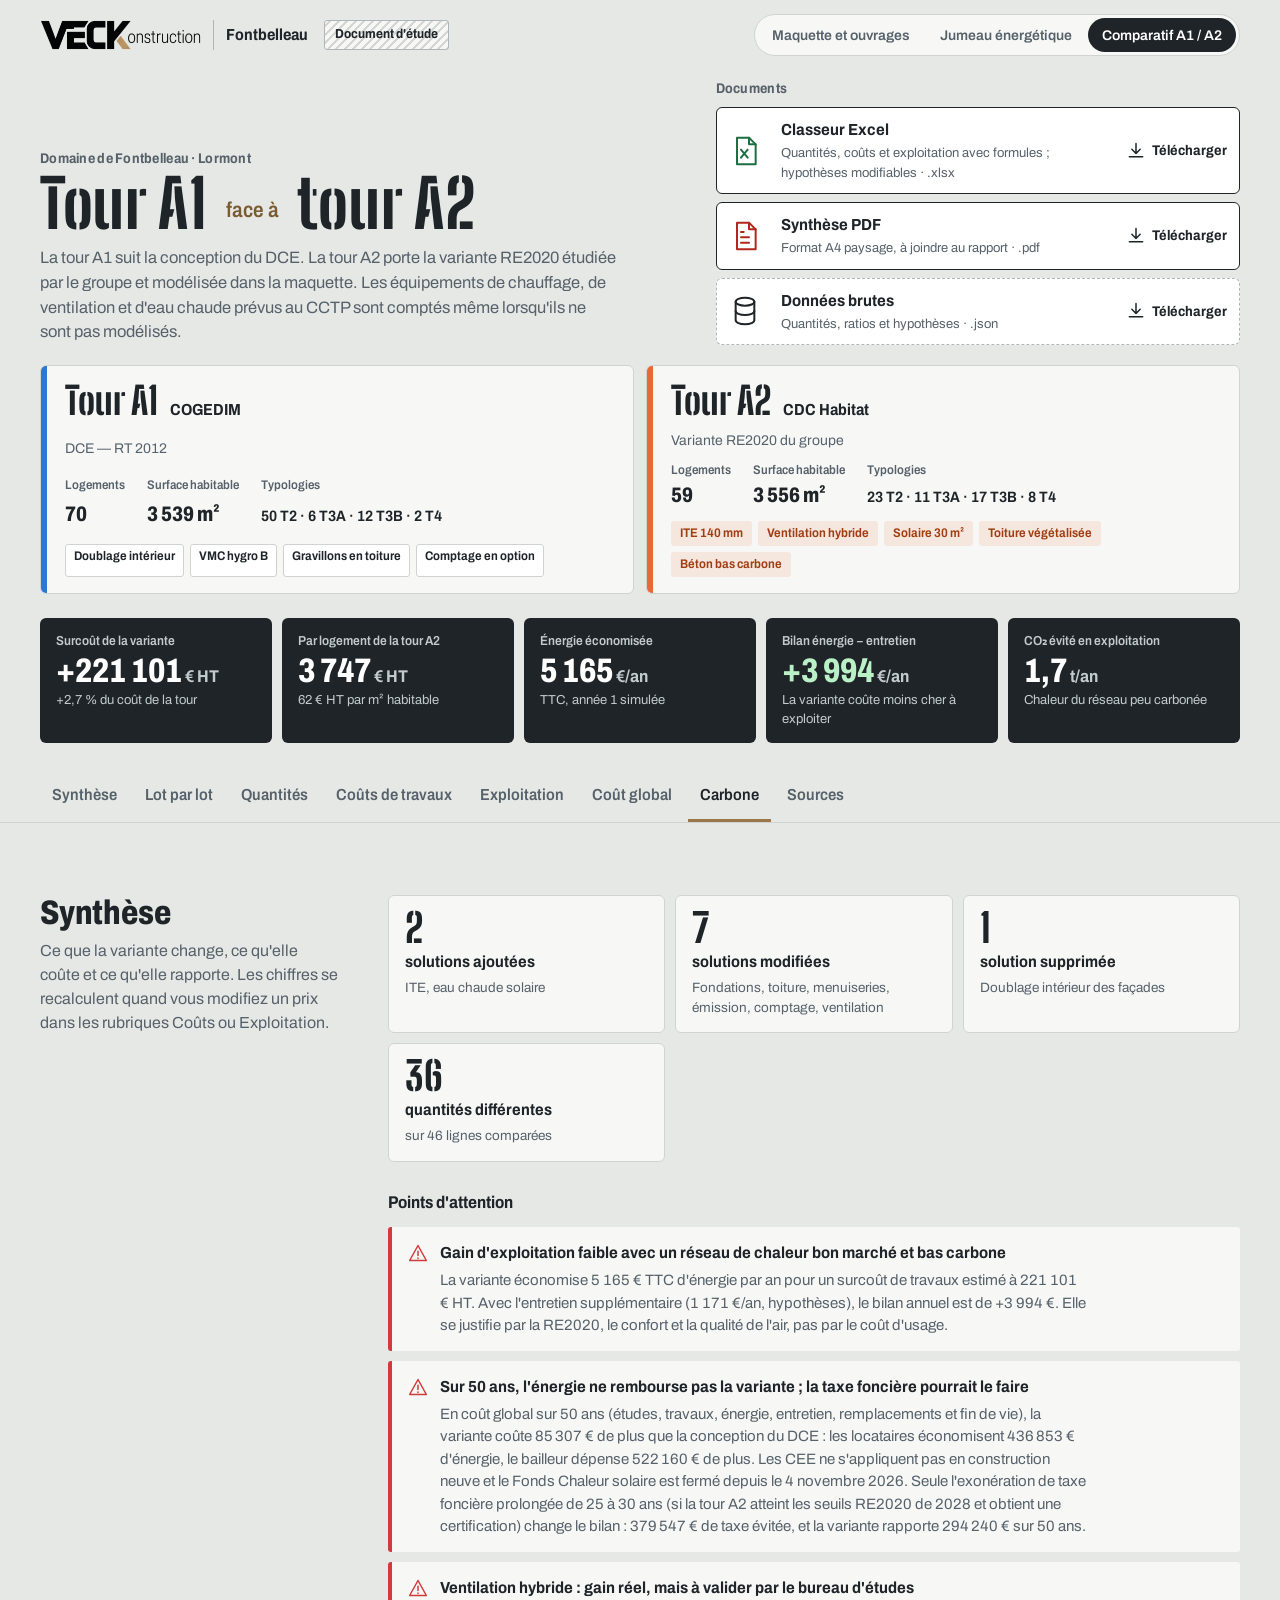
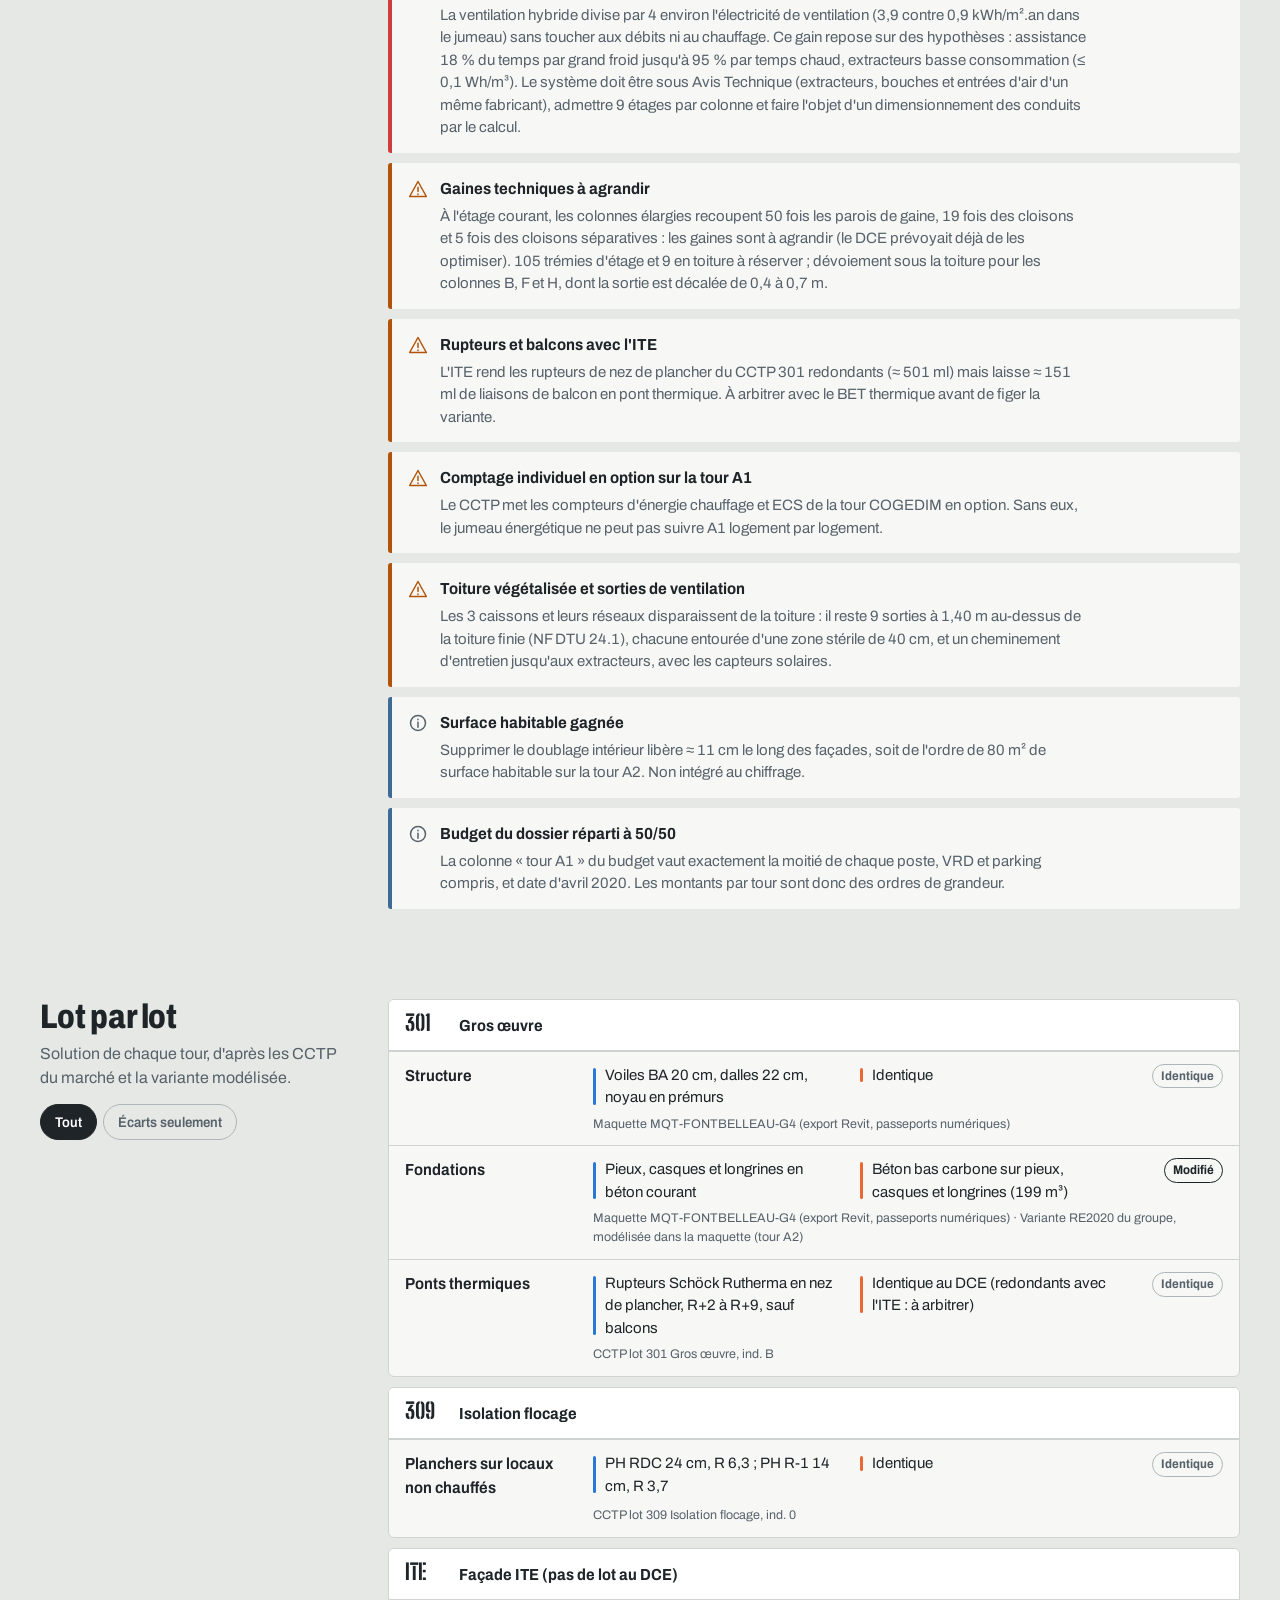
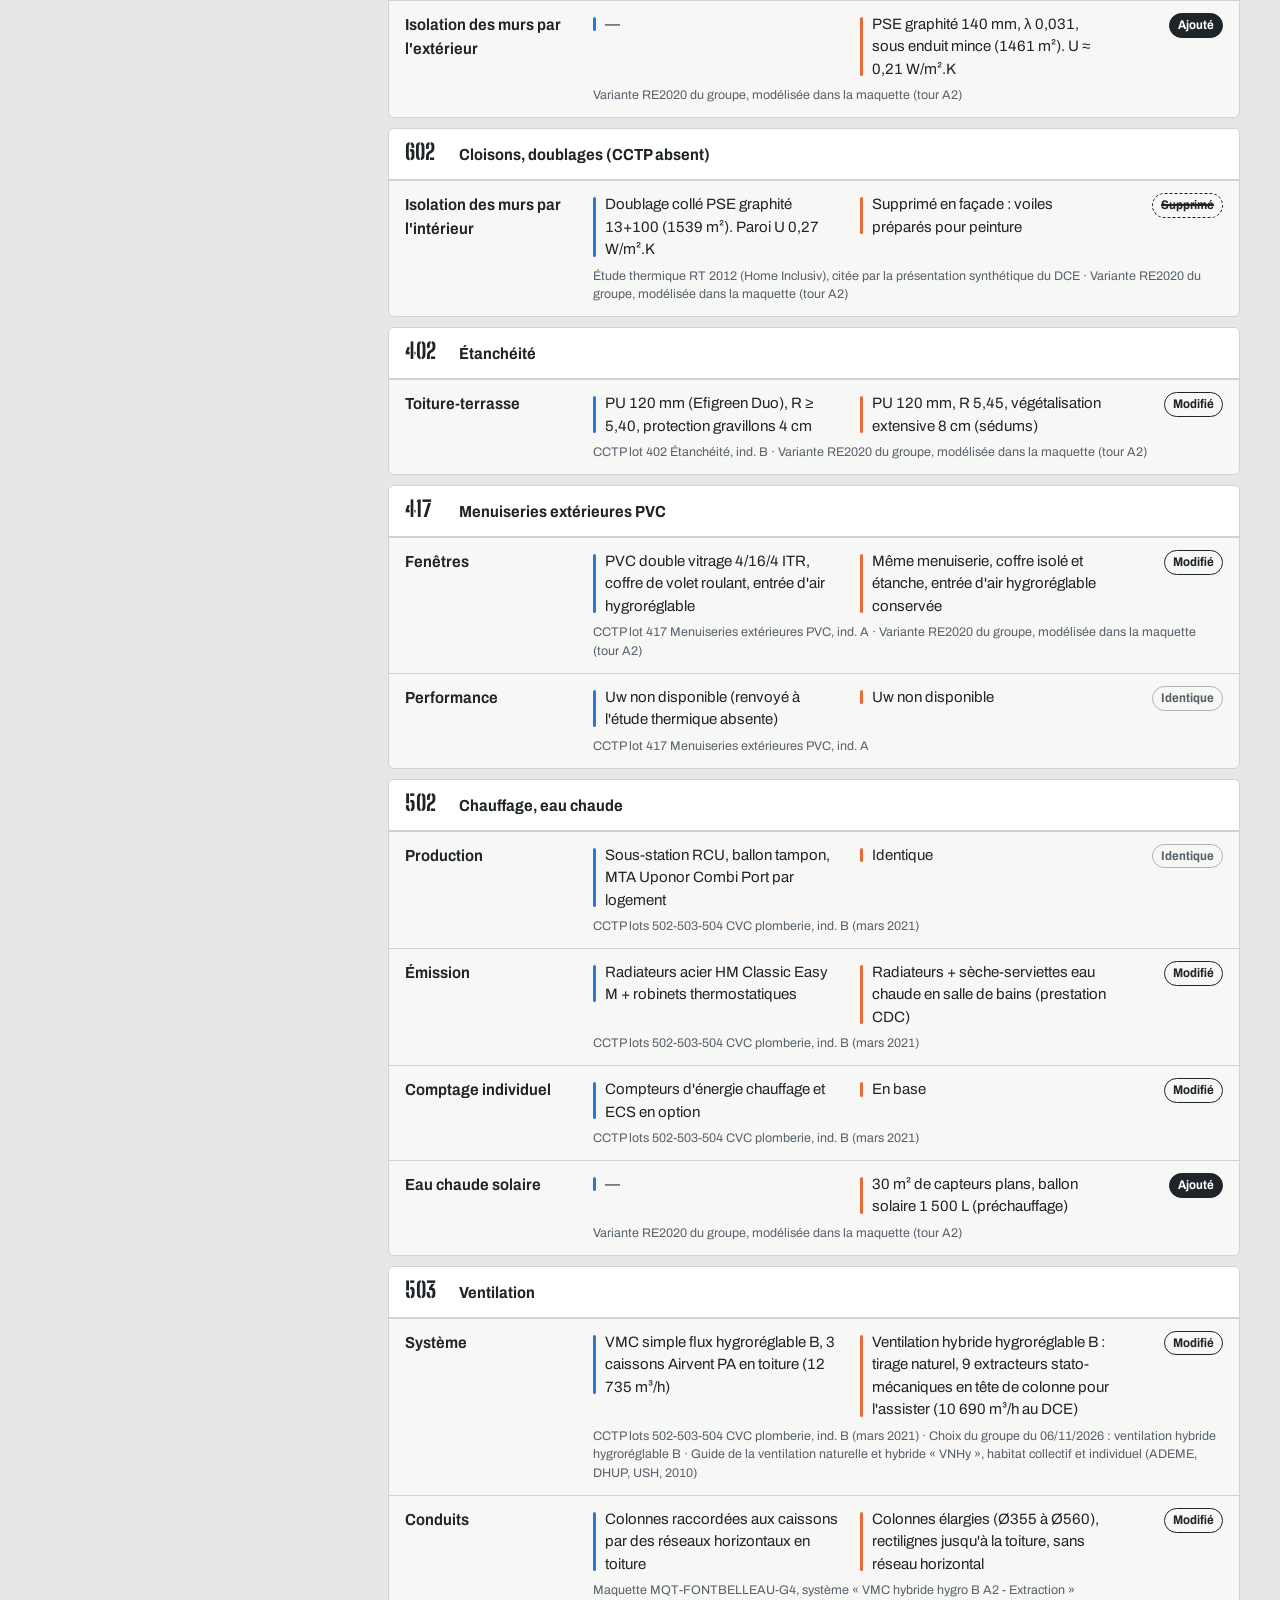
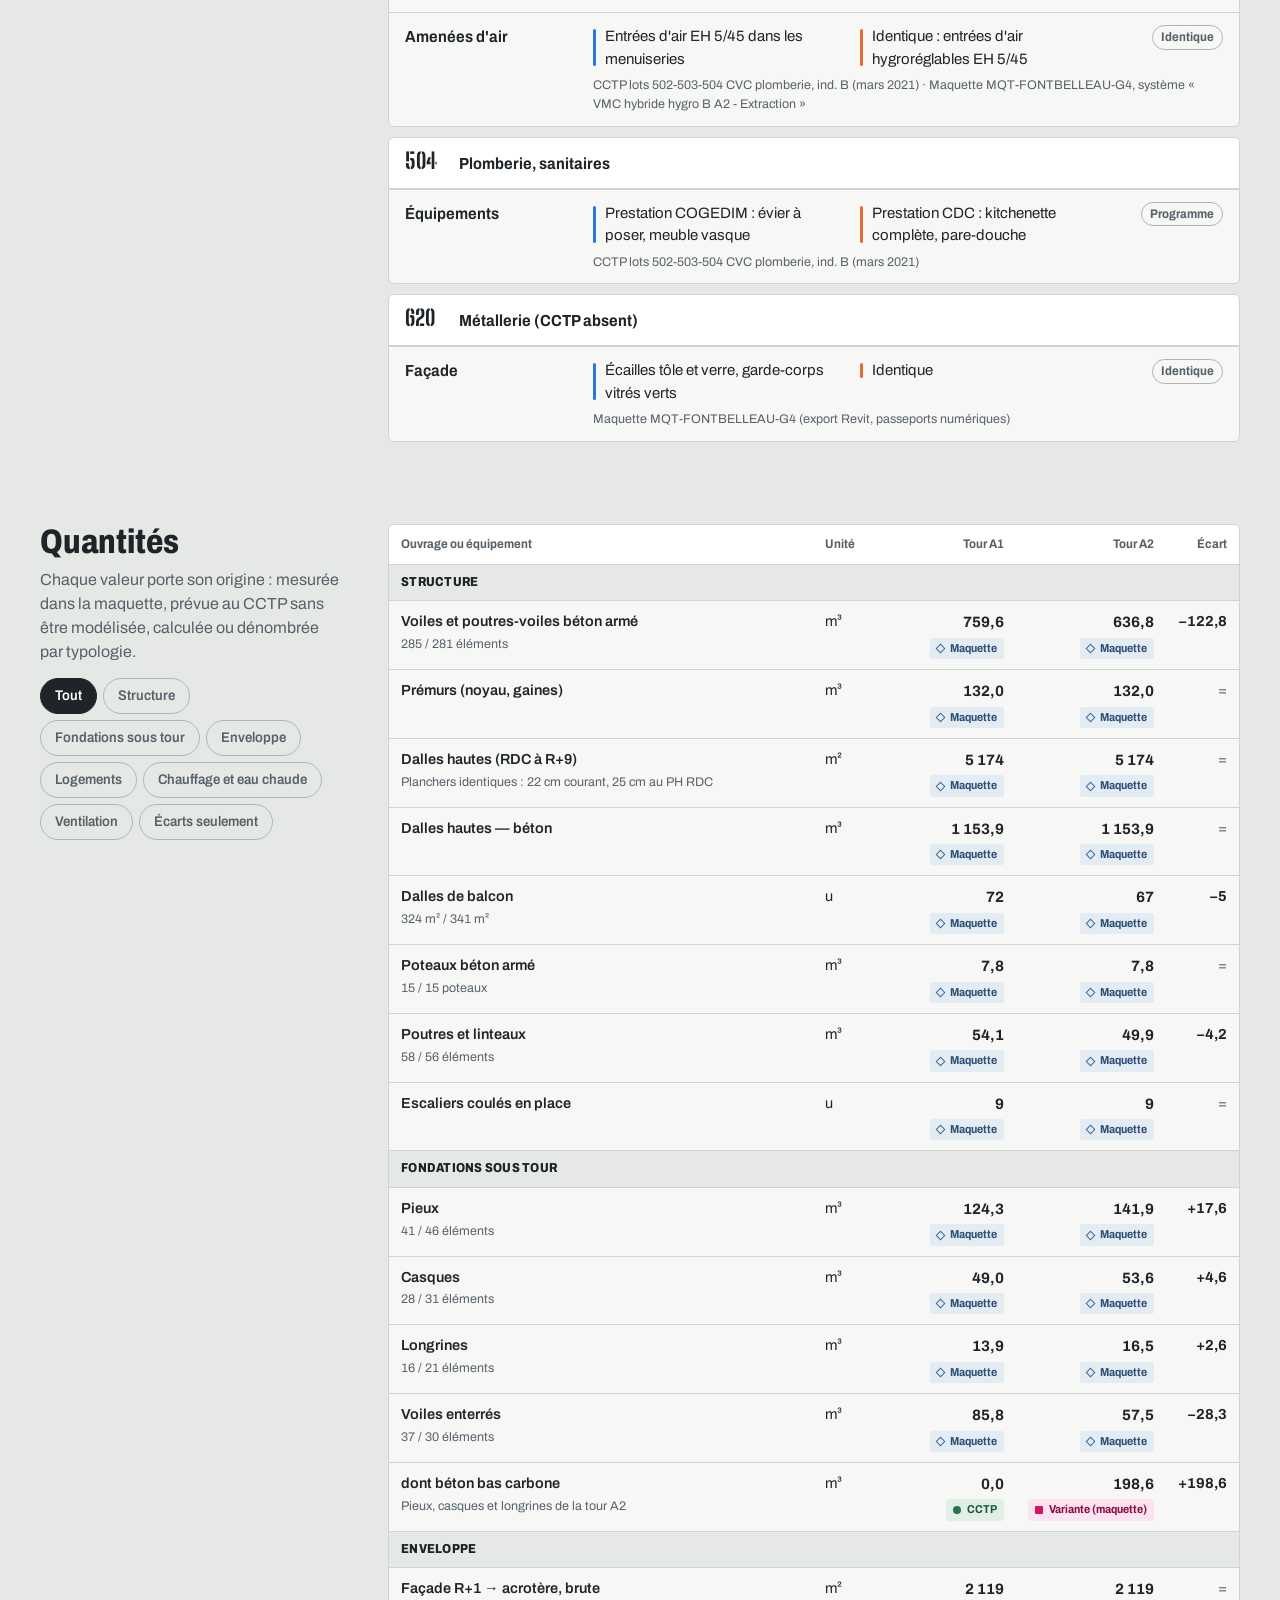
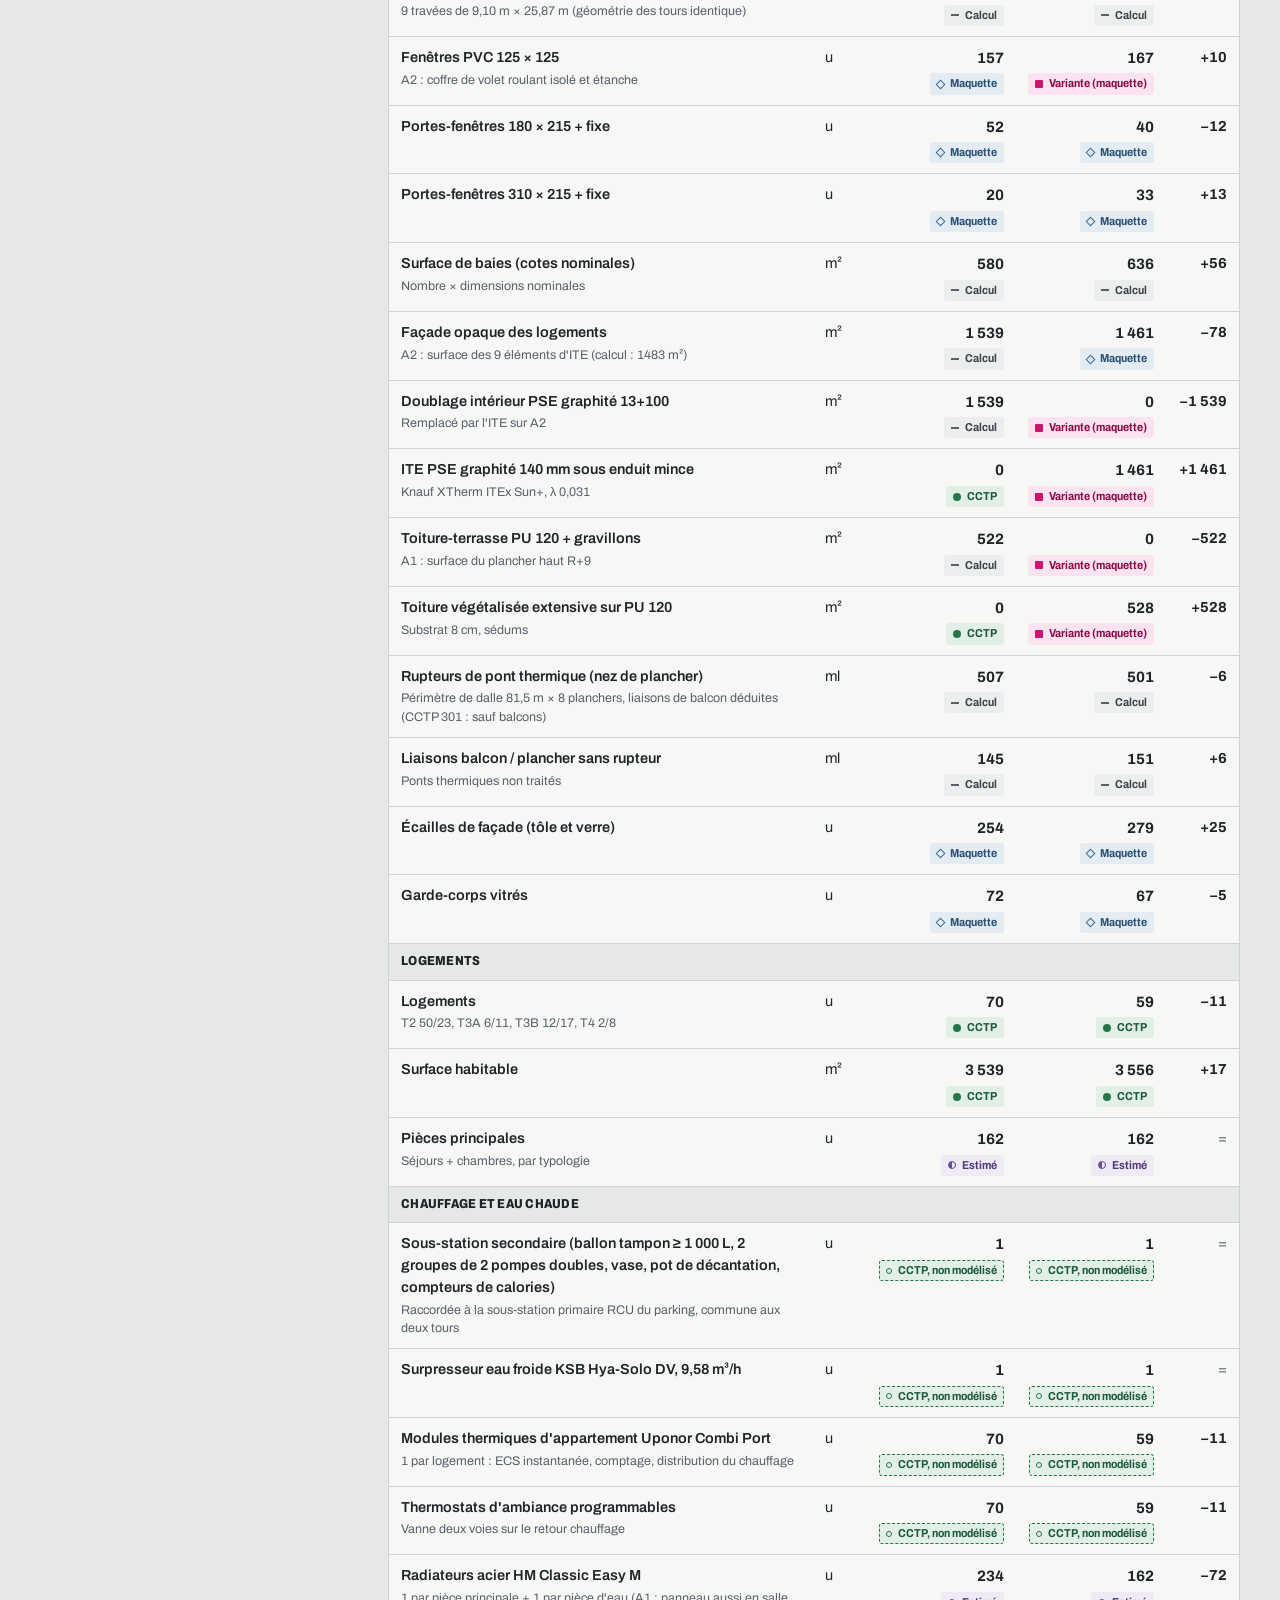
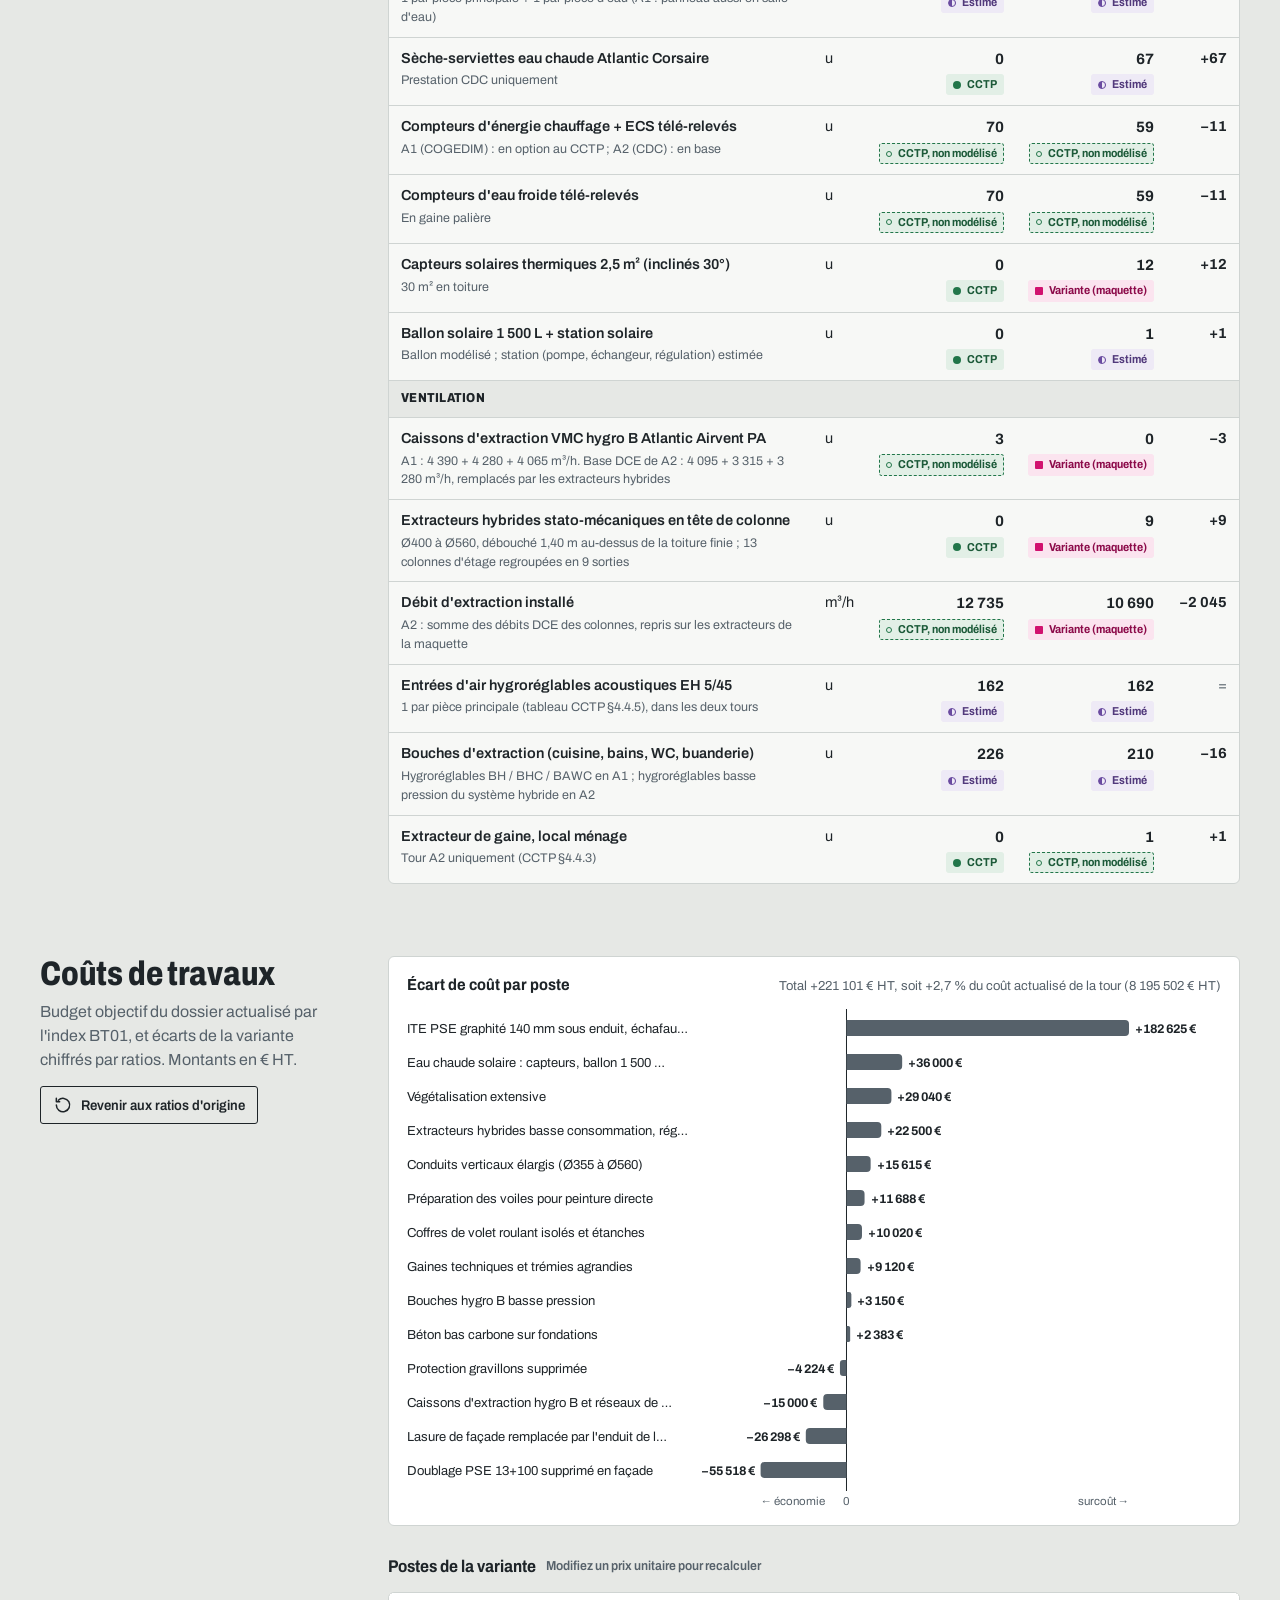
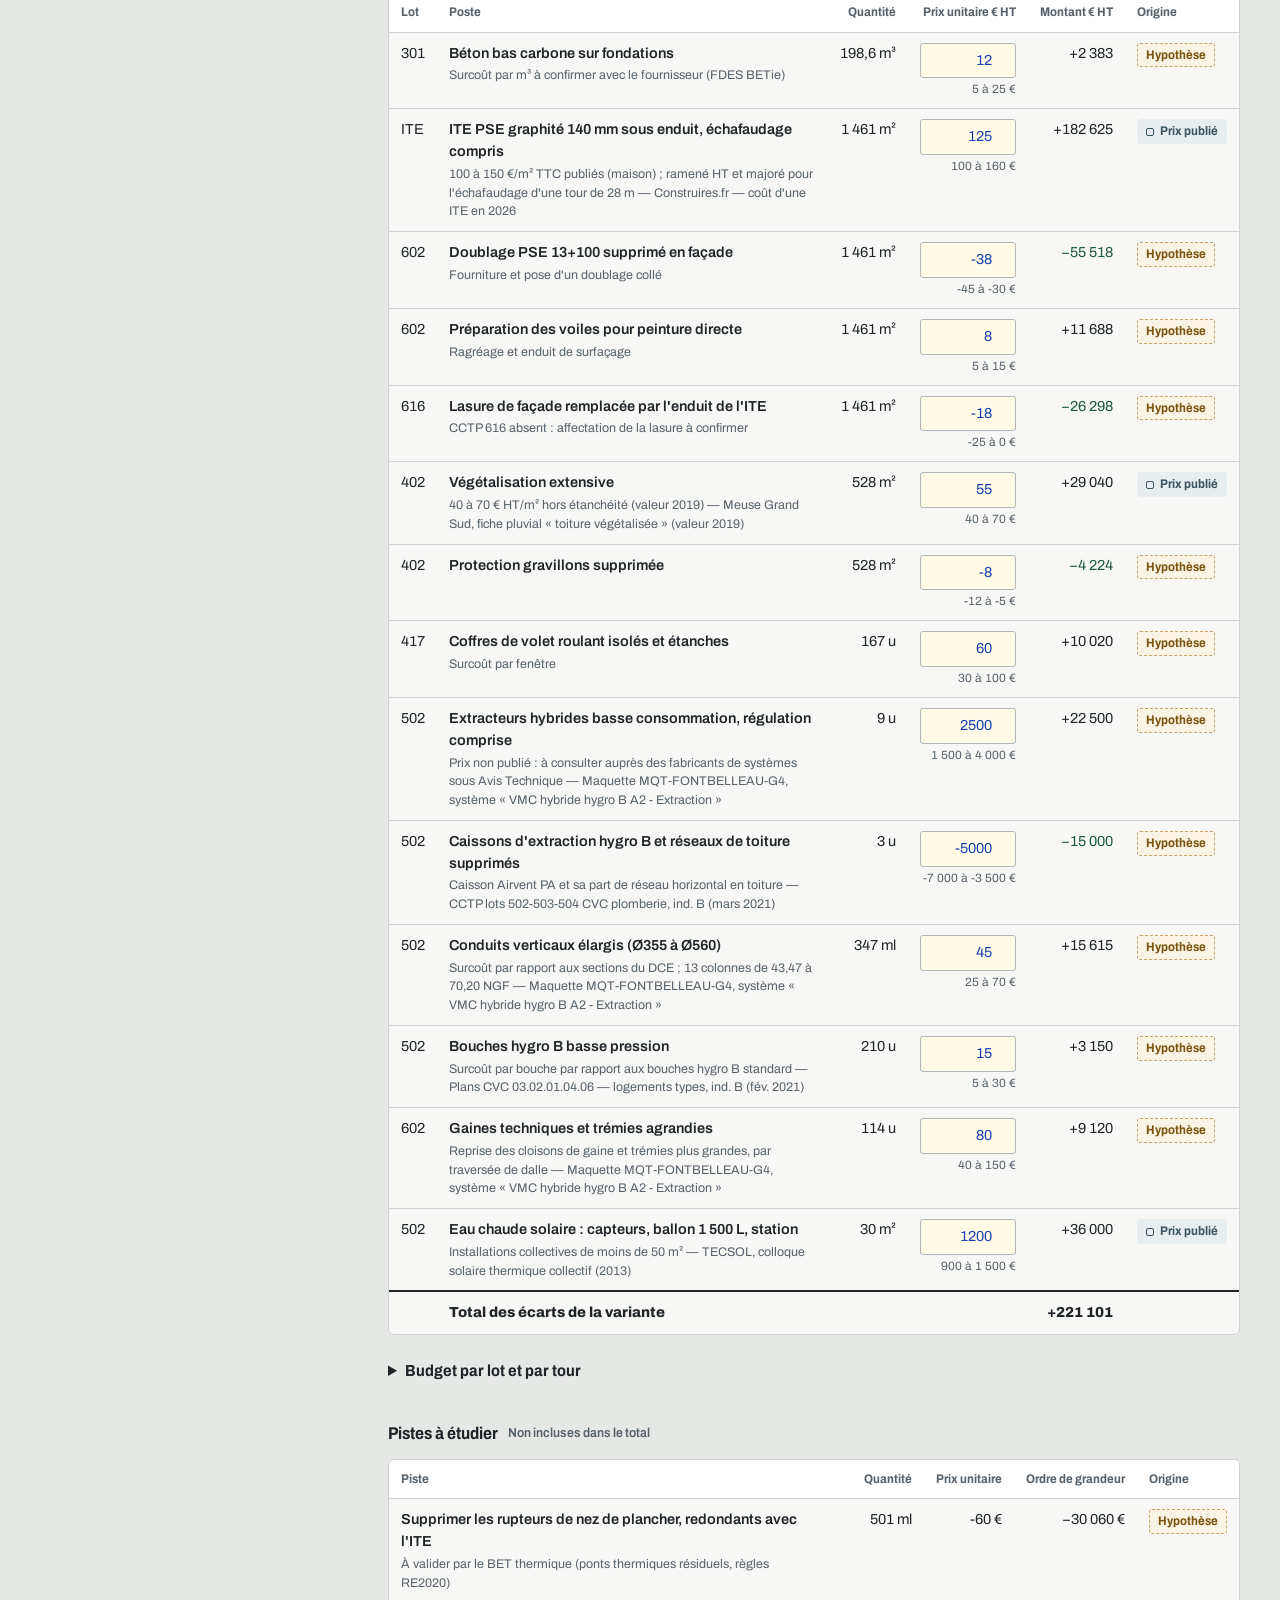
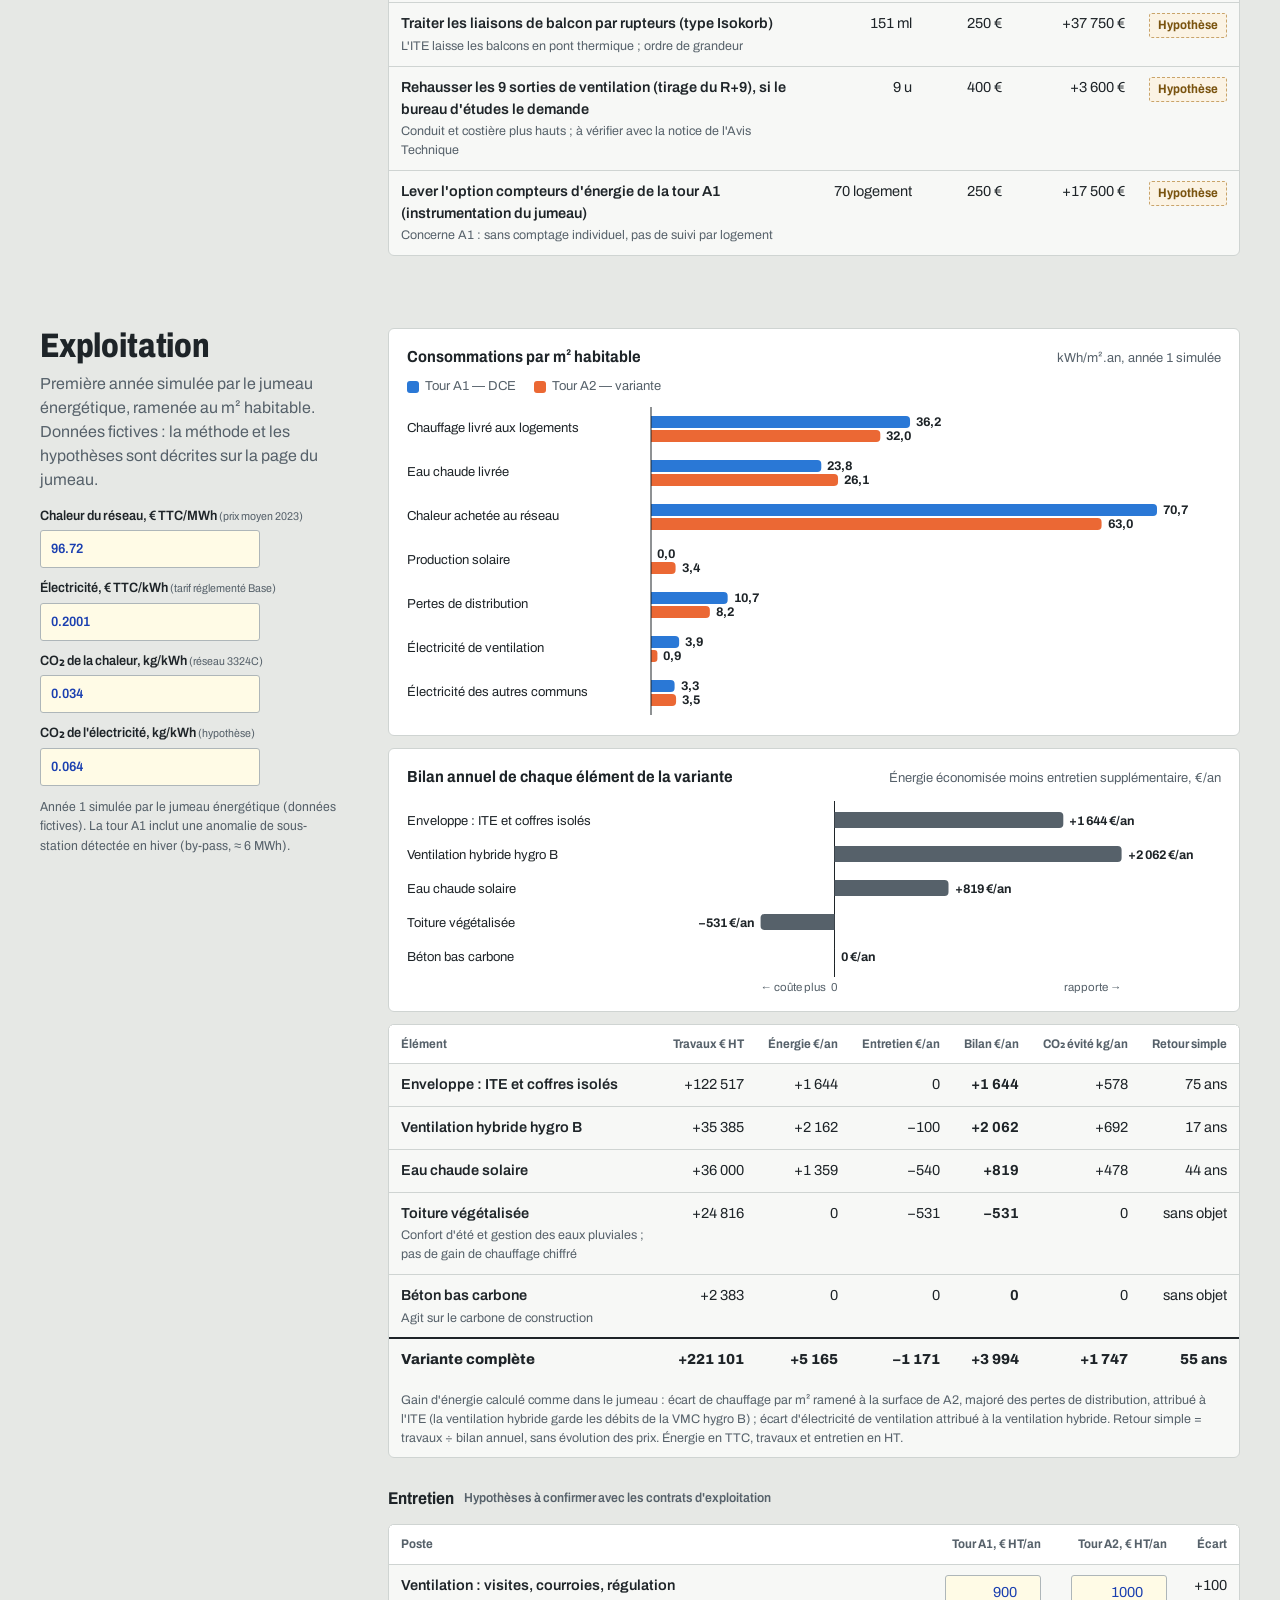
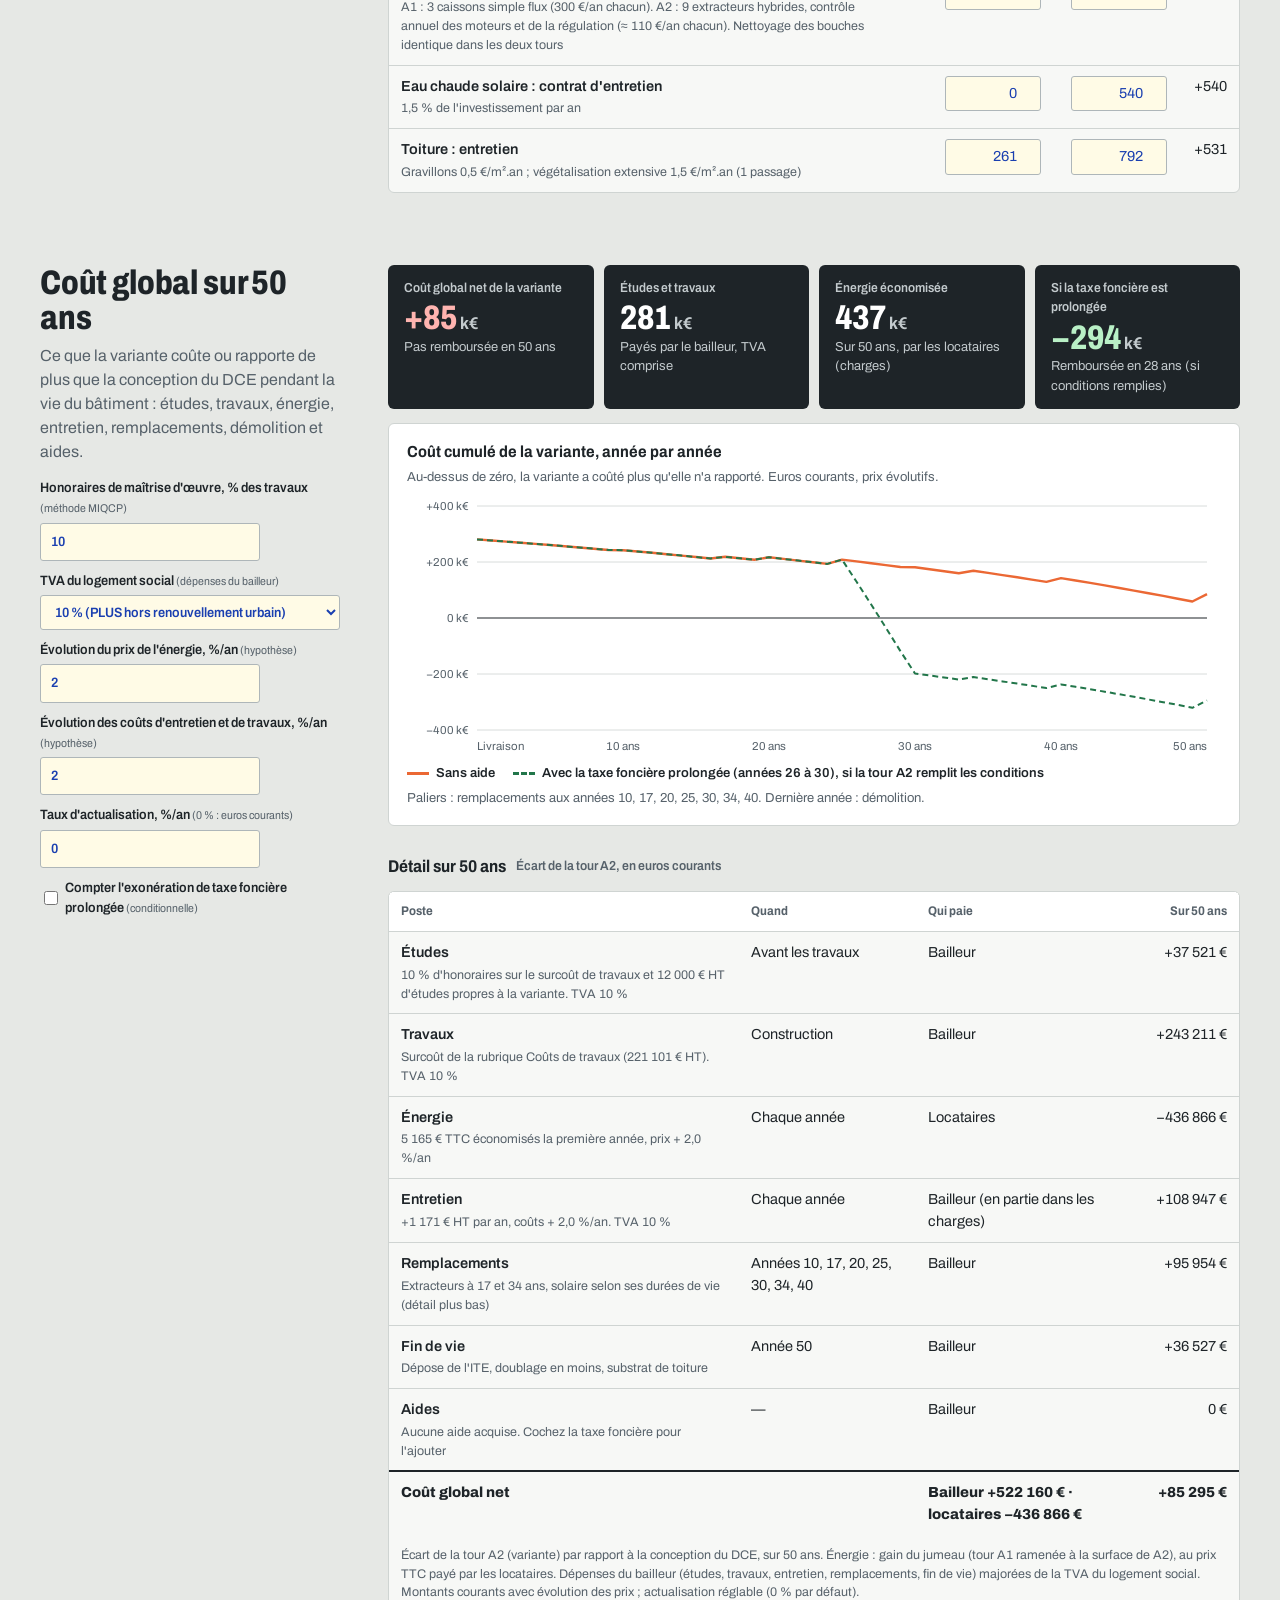
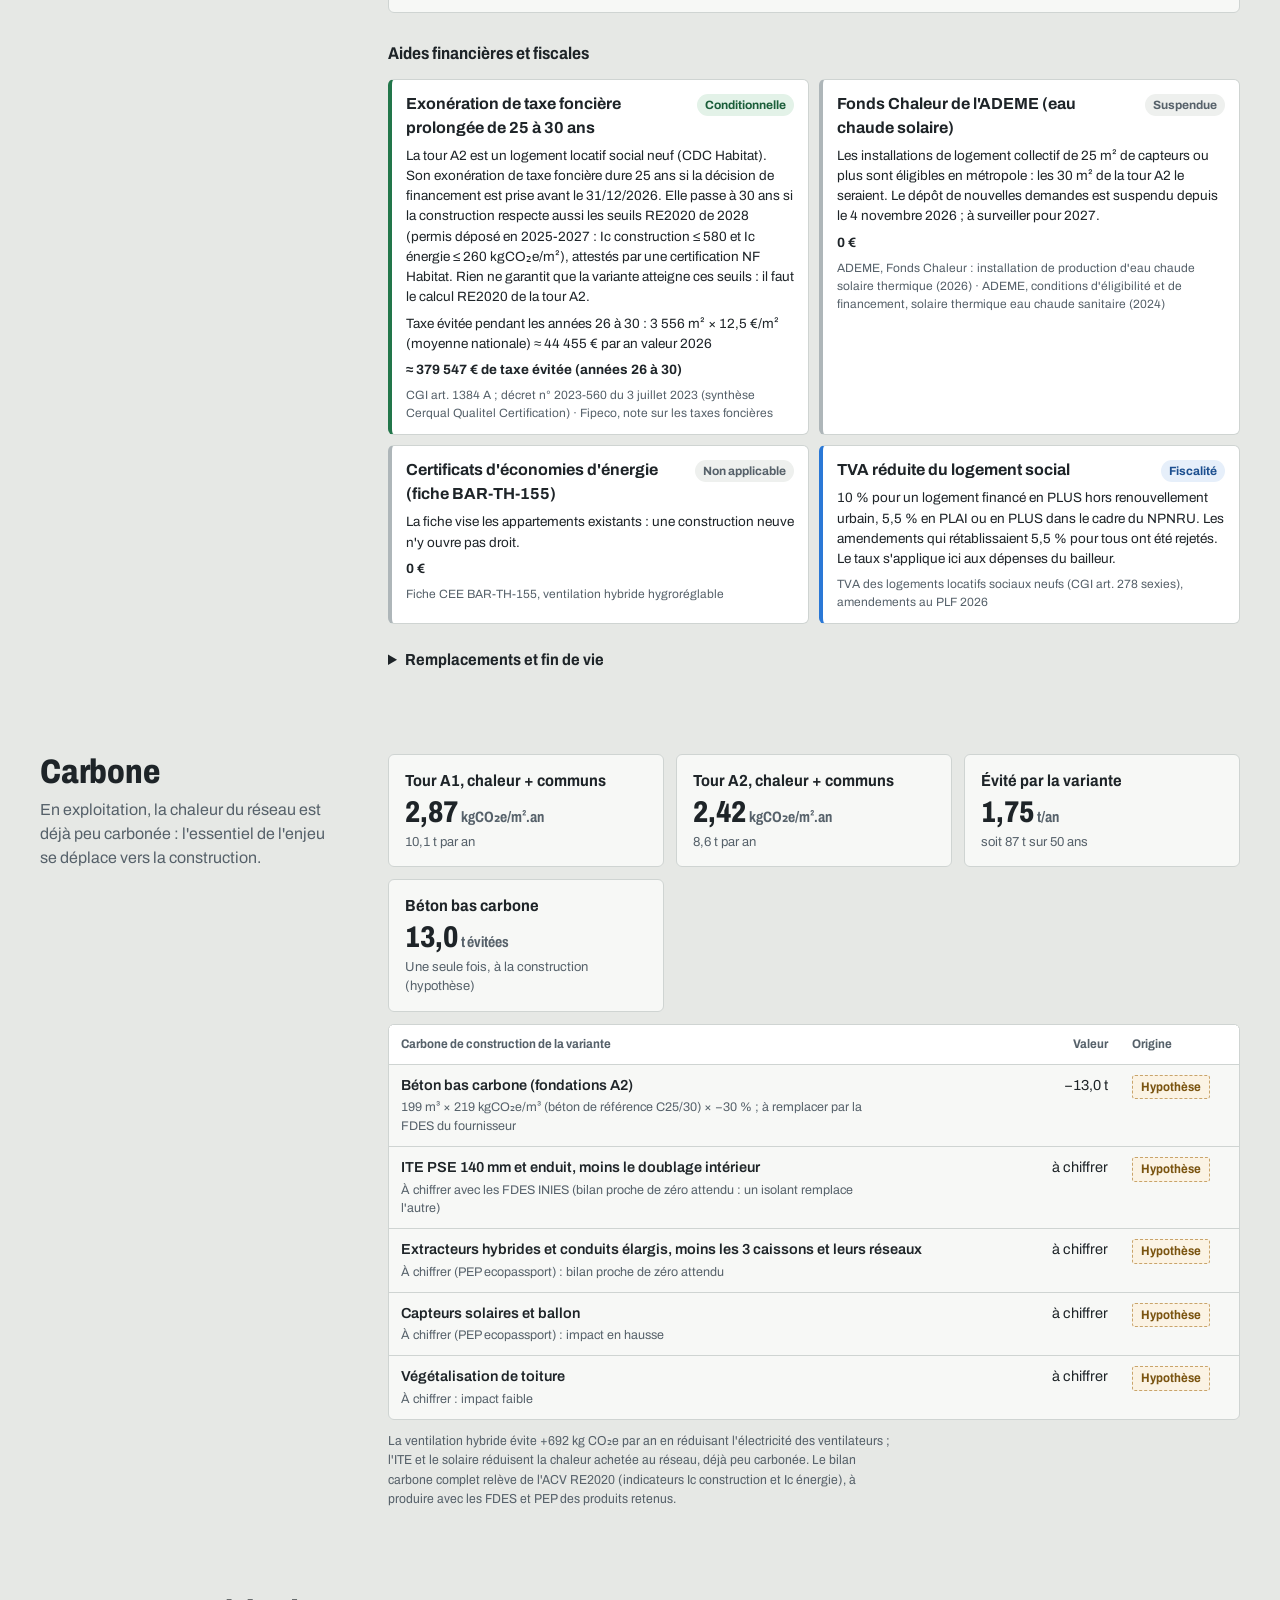
<file: comparatif/index.html>
<!doctype html>
<html lang="fr">
<head>
<meta charset="utf-8">
<meta name="viewport" content="width=device-width, initial-scale=1, viewport-fit=cover">
<title>Comparatif tours A1 / A2 — Domaine de Fontbelleau</title>
<meta name="description" content="Comparatif général des tours A1 (conception DCE) et A2 (variante RE2020) : solutions lot par lot, quantités, coûts de travaux, exploitation et carbone. Documents téléchargeables.">
<meta name="theme-color" content="#e6e8e5">
<link rel="icon" href="../assets/img/favicon.svg" type="image/svg+xml">
<link rel="preload" href="../assets/fonts/archivo-wdth.woff2" as="font" type="font/woff2" crossorigin>
<link rel="stylesheet" href="../assets/css/app.css">
<link rel="stylesheet" href="../assets/css/comparatif.css">
<script type="module" src="../assets/js/comparatif.js"></script>
</head>
<body class="cmp-page">
<svg width="0" height="0" style="position:absolute" aria-hidden="true">
  <defs>
    <symbol id="i-layers" viewBox="0 0 24 24"><path d="M12 3l9 5-9 5-9-5z"/><path d="M3 13l9 5 9-5"/></symbol>
    <symbol id="i-download" viewBox="0 0 24 24"><path d="M12 3v12M7 10l5 5 5-5"/><path d="M4 19h16"/></symbol>
    <symbol id="i-xlsx" viewBox="0 0 24 24"><path d="M6 2h9l5 5v15H6z"/><path d="M15 2v5h5"/><path d="M9 11l5 6M14 11l-5 6"/></symbol>
    <symbol id="i-pdf" viewBox="0 0 24 24"><path d="M6 2h9l5 5v15H6z"/><path d="M15 2v5h5"/><path d="M9 13h6M9 17h6M9 9h2"/></symbol>
    <symbol id="i-data" viewBox="0 0 24 24"><ellipse cx="12" cy="5" rx="7" ry="3"/><path d="M5 5v14c0 1.7 3.1 3 7 3s7-1.3 7-3V5"/><path d="M5 12c0 1.7 3.1 3 7 3s7-1.3 7-3"/></symbol>
    <symbol id="i-alert" viewBox="0 0 24 24"><path d="M12 3l10 18H2z"/><path d="M12 10v5M12 18v.5"/></symbol>
    <symbol id="i-info" viewBox="0 0 24 24"><circle cx="12" cy="12" r="9"/><path d="M12 11v6M12 7.5v.5"/></symbol>
    <symbol id="i-reset" viewBox="0 0 24 24"><path d="M4 12a8 8 0 1 0 2.4-5.7"/><path d="M4 4v4h4"/></symbol>
  </defs>
</svg>
<a class="skip" href="#synthese">Aller au contenu</a>

<header class="topbar">
  <a class="brand" href="../">
    <img class="brand-logo" src="../assets/img/veck-construction-640.png" width="640" height="119" alt="Veck Construction">
    <span class="brand-sep" aria-hidden="true"></span>
    <span class="brand-text"><span class="brand-name"><span class="hide-s">Domaine de </span>Fontbelleau</span><span class="brand-sub">Comparatif général des tours A1 et A2</span></span>
  </a>
  <span class="demo-flag" title="Coûts estimés par ratios, exploitation simulée (données fictives)">Document d'étude</span>
  <nav class="sitenav" aria-label="Sites du projet"><a href="https://lucasdupuymontbrun-del.github.io/passeport-fontbelleau/">Maquette<span class="sn-long">&nbsp;et ouvrages</span></a><a href="../">Jumeau<span class="sn-long">&nbsp;énergétique</span></a><a href="./" aria-current="page">Comparatif<span class="sn-long">&nbsp;A1 / A2</span></a></nav>
</header>

<main id="main">
  <section class="cmp-hero" aria-labelledby="cmp-title">
    <div class="cmp-intro">
      <p class="cmp-kicker">Domaine de Fontbelleau · Lormont</p>
      <h1 class="mark cmp-h1" id="cmp-title"><span class="nw">Tour A1</span> <span class="cmp-vs">face à</span> <span class="nw">tour A2</span></h1>
      <p class="cmp-lead">La tour A1 suit la conception du DCE. La tour A2 porte la variante RE2020 étudiée par le groupe et modélisée dans la maquette. Les équipements de chauffage, de ventilation et d'eau chaude prévus au CCTP sont comptés même lorsqu'ils ne sont pas modélisés.</p>
    </div>
    <div class="cmp-towers" data-bind="towers"></div>
    <div class="cmp-docs" aria-labelledby="h-docs">
      <h2 class="cmp-docs-h" id="h-docs">Documents</h2>
      <ul class="cmp-doclist" data-bind="docs"></ul>
    </div>
  </section>

  <div class="cmp-kpis" data-bind="kpis" aria-live="polite"></div>

  <nav class="secnav" aria-label="Rubriques du comparatif">
    <ul>
      <li><a href="#synthese">Synthèse</a></li>
      <li><a href="#lots">Lot par lot</a></li>
      <li><a href="#quantites">Quantités</a></li>
      <li><a href="#couts">Coûts de travaux</a></li>
      <li><a href="#exploitation">Exploitation</a></li>
      <li><a href="#cout-global">Coût global</a></li>
      <li><a href="#carbone">Carbone</a></li>
      <li><a href="#sources">Sources</a></li>
    </ul>
  </nav>

  <section class="sec" id="synthese" aria-labelledby="h-synthese">
    <div class="sec-head">
      <h2 id="h-synthese">Synthèse</h2>
      <p>Ce que la variante change, ce qu'elle coûte et ce qu'elle rapporte. Les chiffres se recalculent quand vous modifiez un prix dans les rubriques Coûts ou Exploitation.</p>
    </div>
    <div class="sec-body">
      <div class="cmp-changes" data-bind="changes"></div>
      <h3 class="sub">Points d'attention</h3>
      <div class="warnings" data-bind="attention"></div>
    </div>
  </section>

  <section class="sec" id="lots" aria-labelledby="h-lots" data-fold="Afficher les lots">
    <div class="sec-head">
      <h2 id="h-lots">Lot par lot</h2>
      <p>Solution de chaque tour, d'après les CCTP du marché et la variante modélisée.</p>
      <div class="cmp-filter" role="group" aria-label="Lignes affichées">
        <button type="button" class="chip-btn" data-lots="all" aria-pressed="true">Tout</button>
        <button type="button" class="chip-btn" data-lots="diff" aria-pressed="false">Écarts seulement</button>
      </div>
    </div>
    <div class="sec-body" data-bind="lots"></div>
  </section>

  <section class="sec" id="quantites" aria-labelledby="h-qte" data-fold="Afficher les quantités">
    <div class="sec-head">
      <h2 id="h-qte">Quantités</h2>
      <p>Chaque valeur porte son origine : mesurée dans la maquette, prévue au CCTP sans être modélisée, calculée ou dénombrée par typologie.</p>
      <div class="cmp-filter" role="group" aria-label="Groupe affiché" data-bind="qte-filter"></div>
    </div>
    <div class="sec-body" data-bind="quantites"></div>
  </section>

  <section class="sec" id="couts" aria-labelledby="h-couts" data-fold="Afficher les coûts par poste">
    <div class="sec-head">
      <h2 id="h-couts">Coûts de travaux</h2>
      <p>Budget objectif du dossier actualisé par l'index BT01, et écarts de la variante chiffrés par ratios. Montants en € HT.</p>
      <button type="button" class="btn btn-line btn-s" data-act="reset-couts"><svg class="ico"><use href="#i-reset"/></svg>Revenir aux ratios d'origine</button>
    </div>
    <div class="sec-body">
      <div class="card chart-card">
        <div class="cc-head"><h3>Écart de coût par poste</h3><p data-bind="couts-sub"></p></div>
        <div class="chart" data-bind="couts-chart"></div>
      </div>
      <h3 class="sub">Postes de la variante <span class="cmp-hint">Modifiez un prix unitaire pour recalculer</span></h3>
      <div class="table-wrap"><table class="cmp-table cmp-postes" data-bind="postes"></table></div>
      <details class="cmp-details">
        <summary>Budget par lot et par tour</summary>
        <div class="table-wrap"><table class="cmp-table" data-bind="budget"></table></div>
      </details>
      <h3 class="sub">Pistes à étudier <span class="cmp-hint">Non incluses dans le total</span></h3>
      <div class="table-wrap"><table class="cmp-table" data-bind="pistes"></table></div>
    </div>
  </section>

  <section class="sec" id="exploitation" aria-labelledby="h-exp">
    <div class="sec-head">
      <h2 id="h-exp">Exploitation</h2>
      <p>Première année simulée par le jumeau énergétique, ramenée au m² habitable. Données fictives : la méthode et les hypothèses sont décrites sur la page du jumeau.</p>
      <form class="cmp-form" data-bind="prix-form" onsubmit="return false"></form>
    </div>
    <div class="sec-body">
      <div class="card chart-card">
        <div class="cc-head"><h3>Consommations par m² habitable</h3><p>kWh/m².an, année 1 simulée</p></div>
        <div class="chart" data-bind="conso-chart"></div>
      </div>
      <div class="card chart-card">
        <div class="cc-head"><h3>Bilan annuel de chaque élément de la variante</h3><p>Énergie économisée moins entretien supplémentaire, €/an</p></div>
        <div class="chart" data-bind="gains-chart"></div>
      </div>
      <div class="table-wrap"><table class="cmp-table" data-bind="gains"></table></div>
      <h3 class="sub">Entretien <span class="cmp-hint">Hypothèses à confirmer avec les contrats d'exploitation</span></h3>
      <div class="table-wrap"><table class="cmp-table" data-bind="maint"></table></div>
    </div>
  </section>

  <section class="sec" id="cout-global" aria-labelledby="h-cg">
    <div class="sec-head">
      <h2 id="h-cg">Coût global sur 50 ans</h2>
      <p>Ce que la variante coûte ou rapporte de plus que la conception du DCE pendant la vie du bâtiment : études, travaux, énergie, entretien, remplacements, démolition et aides.</p>
      <form class="cmp-form" data-bind="cg-form" onsubmit="return false"></form>
    </div>
    <div class="sec-body">
      <div class="cmp-kpis cg-kpis" data-bind="cg-kpis" aria-live="polite"></div>
      <div class="card chart-card">
        <div class="cc-head"><h3>Coût cumulé de la variante, année par année</h3><p data-bind="cg-sub"></p></div>
        <div class="chart" data-bind="cg-chart"></div>
        <div class="cg-legend" data-bind="cg-legend"></div>
      </div>
      <h3 class="sub">Détail sur 50 ans <span class="cmp-hint">Écart de la tour A2, en euros courants</span></h3>
      <div class="table-wrap"><table class="cmp-table cg-table" data-bind="cg-table"></table></div>
      <h3 class="sub">Aides financières et fiscales</h3>
      <div class="cg-aides" data-bind="cg-aides"></div>
      <details class="cmp-details">
        <summary>Remplacements et fin de vie</summary>
        <div class="table-wrap"><table class="cmp-table" data-bind="cg-rempl"></table></div>
        <div class="table-wrap"><table class="cmp-table" data-bind="cg-fin"></table></div>
      </details>
    </div>
  </section>

  <section class="sec" id="carbone" aria-labelledby="h-co2">
    <div class="sec-head">
      <h2 id="h-co2">Carbone</h2>
      <p>En exploitation, la chaleur du réseau est déjà peu carbonée : l'essentiel de l'enjeu se déplace vers la construction.</p>
    </div>
    <div class="sec-body" data-bind="carbone"></div>
  </section>

  <section class="sec" id="sources" aria-labelledby="h-src" data-fold="Afficher les sources">
    <div class="sec-head">
      <h2 id="h-src">Sources et méthode</h2>
      <p>Toutes les valeurs sont rattachées à une pièce du dossier, à la maquette, à un prix publié ou à une hypothèse déclarée.</p>
    </div>
    <div class="sec-body" data-bind="sources"></div>
  </section>

  <footer class="cmp-foot">
    <p>Domaine de Fontbelleau — comparatif généré le <span data-bind="gen-date">…</span>. Document d'étude du groupe MP2-BC1-P3 : coûts estimés par ratios, exploitation simulée (données fictives).</p>
  </footer>
</main>
<div class="cmp-tip" data-bind="tip" role="tooltip" hidden></div>
<script type="module" src="../assets/js/fold.js"></script>
</body>
</html>
</file>
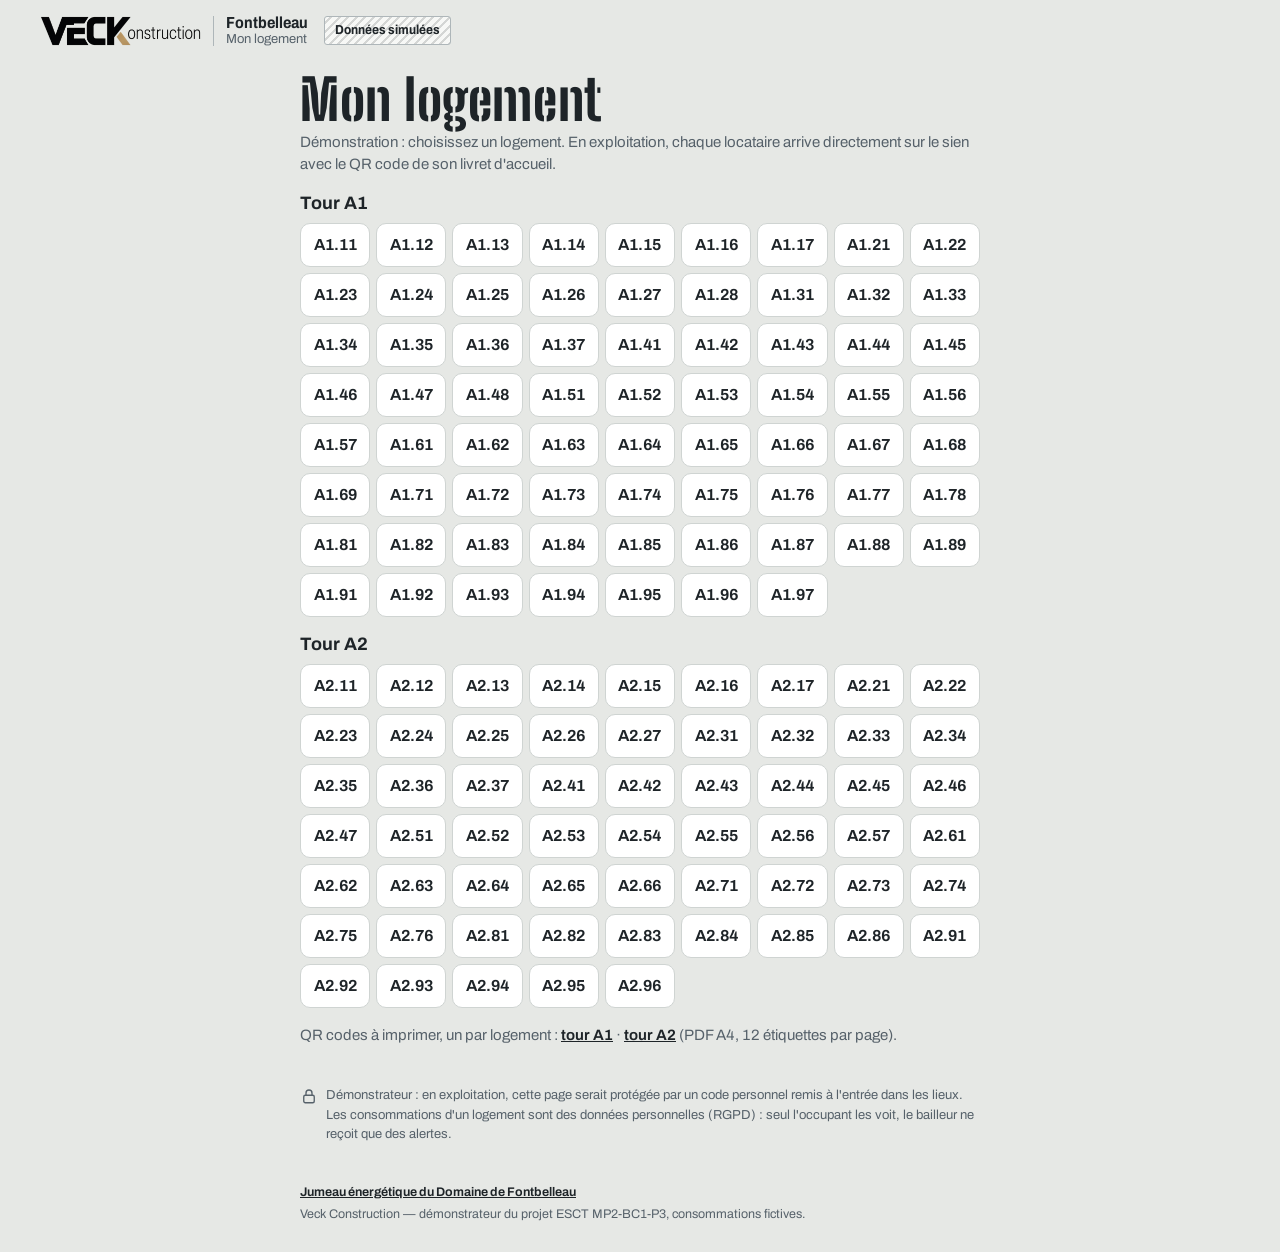
<file: locataire/index.html>
<!doctype html>
<html lang="fr">
<head>
<meta charset="utf-8">
<meta name="viewport" content="width=device-width, initial-scale=1, viewport-fit=cover">
<title>Mon logement — Domaine de Fontbelleau</title>
<meta name="description" content="Consommation d'énergie et d'eau de votre logement au Domaine de Fontbelleau, comparée à des logements semblables, avec un conseil personnalisé. Démonstrateur, données simulées.">
<meta name="theme-color" content="#e6e8e5">
<link rel="icon" href="../assets/img/favicon.svg" type="image/svg+xml">
<link rel="stylesheet" href="../assets/css/app.css">
<link rel="stylesheet" href="../assets/css/locataire.css">
</head>
<body class="loc-page">
<svg width="0" height="0" style="position:absolute" aria-hidden="true">
  <defs>
    <symbol id="i-flame" viewBox="0 0 24 24"><path d="M12 3c1 3 4 5 4 9a4 4 0 0 1-8 0c0-2 1-3 2-4 0 2 1 3 2 3 0-3-1-5 0-8z"/></symbol>
    <symbol id="i-shower" viewBox="0 0 24 24"><path d="M4 20V8a4 4 0 0 1 8 0"/><path d="M9 11h7"/><path d="M11 15v1M14 15v1M17 15v1M12 18v1M15 18v1"/></symbol>
    <symbol id="i-drop" viewBox="0 0 24 24"><path d="M12 3s6 6.5 6 11a6 6 0 0 1-12 0c0-4.5 6-11 6-11z"/></symbol>
    <symbol id="i-bolt" viewBox="0 0 24 24"><path d="M13 2 4 14h7l-1 8 9-12h-7z"/></symbol>
    <symbol id="i-tip" viewBox="0 0 24 24"><path d="M9 18h6M10 21h4"/><path d="M12 3a6 6 0 0 0-4 10.5c.8.8 1 1.5 1 2.5h6c0-1 .2-1.7 1-2.5A6 6 0 0 0 12 3z"/></symbol>
    <symbol id="i-alert" viewBox="0 0 24 24"><path d="M12 3l10 18H2z"/><path d="M12 10v5M12 18v.5"/></symbol>
    <symbol id="i-lock" viewBox="0 0 24 24"><rect x="5" y="11" width="14" height="10" rx="2"/><path d="M8 11V8a4 4 0 0 1 8 0v3"/></symbol>
  </defs>
</svg>

<header class="topbar">
  <a class="brand" href="./">
    <img class="brand-logo" src="../assets/img/veck-construction-640.png" width="640" height="119" alt="Veck Construction">
    <span class="brand-sep" aria-hidden="true"></span>
    <span class="brand-text"><span class="brand-name">Fontbelleau</span><span class="brand-sub">Mon logement</span></span>
  </a>
  <span class="demo-flag" title="Les consommations sont simulées pour la démonstration.">Données simulées</span>
</header>

<main class="loc" id="main">
  <section class="loc-hero" data-bind="hero" aria-live="polite">
    <p class="loc-load">Chargement de votre logement…</p>
  </section>

  <nav class="loc-months" data-bind="months" aria-label="Mois affiché"></nav>

  <section class="loc-sec" aria-labelledby="h-mois">
    <h2 id="h-mois" data-bind="mois-titre">Ce mois-ci</h2>
    <p class="loc-total" data-bind="total"></p>
    <div class="loc-cards" data-bind="cards"></div>
  </section>

  <section class="loc-sec" data-bind="alertes" hidden aria-labelledby="h-alerte">
    <h2 id="h-alerte">Un point à vérifier</h2>
    <div data-bind="alerte-list"></div>
  </section>

  <section class="loc-sec loc-tip" aria-labelledby="h-conseil">
    <h2 id="h-conseil"><svg class="ico" aria-hidden="true"><use href="#i-tip"/></svg>Notre conseil</h2>
    <p data-bind="conseil"></p>
  </section>

  <section class="loc-sec" aria-labelledby="h-annee">
    <h2 id="h-annee">Sur l'année</h2>
    <p class="loc-note">Énergie et eau de votre logement, en euros TTC par mois (hors abonnements).</p>
    <div class="loc-chart" data-bind="chart"></div>
  </section>

  <details class="loc-sec loc-how">
    <summary>Comment c'est calculé</summary>
    <p>Le module thermique de votre logement compte le chauffage, l'eau chaude et l'eau froide ; il est relevé à distance chaque jour. L'électricité viendrait de votre compteur Linky, avec votre accord.</p>
    <p>Votre chauffage est comparé à une référence qui tient compte de la météo, de l'étage, de l'orientation et de la taille du logement. L'eau et l'eau chaude sont comparées, par personne, aux autres logements de la tour ; l'électricité, aux logements de la tour qui ont le même nombre d'occupants. Au-delà de 20 % de plus, la carte passe à l'orange ; au-delà de 30 %, au rouge.</p>
    <p data-bind="prix"></p>
  </details>

  <p class="loc-privacy"><svg class="ico" aria-hidden="true"><use href="#i-lock"/></svg><span>Démonstrateur : en exploitation, cette page serait protégée par un code personnel remis à l'entrée dans les lieux. Les consommations d'un logement sont des données personnelles (RGPD) : seul l'occupant les voit, le bailleur ne reçoit que des alertes.</span></p>
</main>

<footer class="loc-foot">
  <a href="../">Jumeau énergétique du Domaine de Fontbelleau</a>
  <span>Veck Construction — démonstrateur du projet ESCT MP2-BC1-P3, consommations fictives.</span>
</footer>

<script type="module" src="../assets/js/locataire.js"></script>
</body>
</html>
</file>
<file: assets/css/app.css>
/* Passeport numérique d'ouvrage — feuille de style
   Matière : béton de chantier, encre graphite, marquage au traceur rose. */

@font-face {
  font-family: 'Archivo Variable';
  font-style: normal;
  font-display: swap;
  font-weight: 100 900;
  font-stretch: 62% 125%;
  src: url(../fonts/archivo-wdth.woff2) format('woff2-variations'), url(../fonts/archivo-wdth.woff2) format('woff2');
}
@font-face {
  font-family: 'Big Shoulders Stencil Display';
  font-style: normal;
  font-display: swap;
  font-weight: 800;
  src: url(../fonts/bss-800.woff2) format('woff2');
}

:root {
  --beton: #e6e8e5;
  --papier: #f7f8f6;
  --blanc: #ffffff;
  --graphite: #1e2428;
  --ardoise: #56616a;
  --gris: #8a949b;
  --trait: #cfd4d2;
  --trait-fort: #aeb6b9;
  --traceur: #d1126f;
  --traceur-fond: #fbe4ef;
  --vert: #22764a;
  --orange: #b35309;
  --bleu: #3e6a96;

  --ph-achat: #3e6a96;   --ph-achat-l: #9cb8d4;
  --ph-usine: #6a4ba0;   --ph-usine-l: #b6a6da;
  --ph-chantier: #b35309; --ph-chantier-l: #e8b27c;
  --ph-fin: #22764a;     --ph-fin-l: #8cc7a1;

  --hatch: repeating-linear-gradient(-45deg, rgba(30, 36, 40, .16) 0 2px, transparent 2px 6px);
  --hatch-pink: repeating-linear-gradient(-45deg, rgba(209, 18, 111, .22) 0 2px, transparent 2px 6px);

  --font: 'Archivo Variable', 'Archivo', 'Helvetica Neue', Arial, sans-serif;
  --mark: 'Big Shoulders Stencil Display', 'Archivo Variable', Impact, sans-serif;

  --r-s: 3px;
  --r-m: 6px;
  --wrap: 1320px;
  --gut: clamp(16px, 4vw, 40px);
}

*, *::before, *::after { box-sizing: border-box; }
html { -webkit-text-size-adjust: 100%; scroll-padding-top: 64px; }
body {
  margin: 0;
  font-family: var(--font);
  font-size: 16px;
  line-height: 1.5;
  color: var(--graphite);
  background: var(--beton);
  font-variant-numeric: tabular-nums;
  -webkit-font-smoothing: antialiased;
}
img, svg { display: block; max-width: 100%; }
button, input, select, textarea { font: inherit; color: inherit; }
a { color: inherit; }
:focus-visible { outline: 3px solid var(--traceur); outline-offset: 2px; border-radius: 2px; }
.vh, .vh-s { position: absolute !important; width: 1px; height: 1px; overflow: hidden; clip: rect(0 0 0 0); white-space: nowrap; }
@media (min-width: 900px) { .vh-s { position: static !important; width: auto; height: auto; clip: auto; } }
.skip { position: absolute; left: -999px; top: 8px; background: var(--graphite); color: #fff; padding: 8px 12px; z-index: 100; }
.skip:focus { left: 8px; }
.ico { width: 20px; height: 20px; fill: none; stroke: currentColor; stroke-width: 1.8; stroke-linecap: round; stroke-linejoin: round; flex: none; }

/* ---------- boutons ---------- */
.btn {
  display: inline-flex; align-items: center; gap: 8px;
  min-height: 44px; padding: 0 16px;
  border-radius: var(--r-s); border: 1.5px solid transparent;
  font-weight: 600; font-stretch: 92%; font-size: 15px; text-decoration: none;
  cursor: pointer; background: none; white-space: nowrap;
}
.btn-ink { background: var(--graphite); color: #fff; }
.btn-ink:hover { background: #333c42; }
.btn-line { border-color: var(--graphite); }
.btn-line:hover { background: var(--blanc); }
.btn-quiet { color: var(--ardoise); }
.btn-quiet:hover { color: var(--graphite); background: rgba(30, 36, 40, .06); }
.btn-s { min-height: 38px; padding: 0 12px; font-size: 14px; }
.btn[hidden], label.btn[hidden] { display: none; }
.chip-btn {
  min-height: 36px; padding: 0 14px; border-radius: 999px; border: 1.5px solid var(--trait-fort);
  background: transparent; font-weight: 600; font-size: 14px; font-stretch: 92%; cursor: pointer; color: var(--ardoise);
}
.chip-btn[aria-pressed="true"] { background: var(--graphite); border-color: var(--graphite); color: #fff; }

/* ---------- barre du haut ---------- */
.topbar {
  display: flex; align-items: center; gap: 16px;
  max-width: var(--wrap); margin: 0 auto; padding: 14px var(--gut);
}
.brand { display: flex; align-items: center; gap: 12px; text-decoration: none; min-width: 0; }
.brand-logo { height: 30px; width: auto; flex: none; }
.brand-sep { width: 1px; height: 30px; background: var(--trait-fort); flex: none; }
.brand-text { display: flex; flex-direction: column; line-height: 1.15; min-width: 0; }
.brand-name { font-weight: 700; font-stretch: 88%; font-size: 16px; white-space: nowrap; overflow: hidden; text-overflow: ellipsis; }
.brand-sub { font-size: 13px; color: var(--ardoise); }
.demo-flag {
  font-size: 13px; font-weight: 700; font-stretch: 90%; padding: 4px 10px; border-radius: var(--r-s);
  background: var(--hatch), var(--papier); border: 1px solid var(--trait-fort); white-space: nowrap;
}
.account { margin-left: auto; display: flex; gap: 4px; }
#btn-login[data-state="in"] { color: var(--graphite); }
@media (max-width: 380px) { .brand-sep, .brand-text { display: none; } }
@media (max-width: 620px) {
  .brand-sub, .demo-flag { display: none; }
  .brand-logo { height: 22px; }
  .brand-sep { height: 24px; }
  .brand-name { font-size: 14px; }
  .hide-s { display: none; }
  .account .btn span { position: absolute; width: 1px; height: 1px; overflow: hidden; clip: rect(0 0 0 0); }
  .account .btn { padding: 0 10px; }
}

/* ---------- héros ---------- */
.hero {
  max-width: var(--wrap); margin: 0 auto; padding: 0 var(--gut) 28px;
  display: grid; gap: 20px;
}
@media (min-width: 1000px) {
  .hero { grid-template-columns: minmax(380px, 5fr) 7fr; align-items: stretch; }
}
.plate {
  background: var(--papier); border-radius: var(--r-m);
  border: 1px solid var(--trait);
  padding: clamp(20px, 3vw, 36px);
  display: flex; flex-direction: column; gap: 18px;
}
.plate-context { margin: 0; color: var(--ardoise); font-weight: 600; font-stretch: 90%; }
.plate { container-type: inline-size; }
.mark {
  margin: -6px 0 0; position: relative; white-space: nowrap;
  font-family: var(--mark); font-weight: 800;
  font-size: clamp(58px, 22cqi, 156px); line-height: .86; letter-spacing: .01em;
  color: var(--graphite);
}
.mark > span { position: relative; z-index: 1; }
.spray { position: absolute; left: -2%; bottom: -12px; width: 104%; height: 26px; overflow: visible; z-index: 0; }
.spray path { fill: none; stroke: var(--traceur); stroke-width: 9; stroke-linecap: round; opacity: .9; stroke-dasharray: 420; stroke-dashoffset: 420; }
.ready .spray path { animation: spray .9s cubic-bezier(.6, .1, .3, 1) .2s forwards; }
@keyframes spray { to { stroke-dashoffset: 0; } }
.designation { margin: 4px 0 0; font-size: clamp(18px, 2.2vw, 22px); font-weight: 500; font-stretch: 95%; line-height: 1.3; max-width: 30ch; }

.state { display: grid; gap: 10px; padding-top: 14px; border-top: 1px solid var(--trait); }
.state-head { display: flex; align-items: center; justify-content: space-between; gap: 12px; flex-wrap: wrap; }
.state-label { font-weight: 600; font-stretch: 90%; color: var(--ardoise); }
.pill {
  display: inline-flex; align-items: center; min-height: 32px; padding: 0 14px; border-radius: 999px;
  font-weight: 700; font-stretch: 92%; color: #fff; background: var(--ardoise);
}
.pill.is-fictif { background-image: repeating-linear-gradient(-45deg, rgba(255,255,255,.18) 0 2px, transparent 2px 6px); }
[data-phase="achat"], [data-status="a_commander"], [data-status="commande"] { --ph: var(--ph-achat); --ph-l: var(--ph-achat-l); }
[data-phase="usine"], [data-status="fabrication"], [data-status="pret"] { --ph: var(--ph-usine); --ph-l: var(--ph-usine-l); }
[data-phase="chantier"], [data-status="livre"], [data-status="attente_pose"], [data-status="pose_en_cours"] { --ph: var(--ph-chantier); --ph-l: var(--ph-chantier-l); }
[data-phase="fin"], [data-status="pose"], [data-status="receptionne"] { --ph: var(--ph-fin); --ph-l: var(--ph-fin-l); }
.pill[data-status] { background-color: var(--ph); }
.steps { list-style: none; margin: 0; padding: 0; display: grid; grid-template-columns: repeat(9, 1fr); gap: 4px; }
.steps li { height: 10px; border-radius: 2px; background: var(--trait); }
.steps li.done { background: var(--ph-l); }
.steps li.current { background: var(--ph); box-shadow: 0 0 0 2px var(--papier), 0 0 0 3.5px var(--ph); }
.state-meta { margin: 0; display: flex; flex-wrap: wrap; justify-content: space-between; gap: 4px 16px; font-size: 14px; color: var(--ardoise); }
.state-meta b { color: var(--graphite); font-size: 15px; }

.next {
  display: grid; grid-template-columns: 1fr auto; gap: 2px 12px; align-items: end;
  padding: 14px 16px; border-radius: var(--r-s); background: var(--blanc); border: 1px solid var(--trait);
}
.next-label { grid-column: 1 / -1; font-size: 14px; font-weight: 600; font-stretch: 90%; color: var(--ardoise); }
.next-date { font-size: clamp(26px, 3.4vw, 34px); font-weight: 800; font-stretch: 78%; line-height: 1.05; }
.next-what { grid-column: 1; display: flex; flex-wrap: wrap; gap: 4px 10px; align-items: baseline; font-weight: 600; }
.next-rel { font-weight: 500; color: var(--ardoise); }
.next .fiab { grid-column: 2; grid-row: 2 / span 2; align-self: center; }
.next.late .next-rel { color: var(--orange); font-weight: 700; }
.hero-actions { display: flex; flex-wrap: wrap; gap: 10px; margin-top: auto; }

/* ---------- vue 3D ---------- */
.viewer {
  position: relative; border-radius: var(--r-m); overflow: hidden;
  min-height: 420px; height: 64vh;
  background: radial-gradient(120% 90% at 60% 20%, #f3f5f3 0%, #dde1de 70%, #d3d8d4 100%);
  border: 1px solid var(--trait);
  isolation: isolate;
}
@media (min-width: 1000px) { .viewer { height: auto; min-height: 640px; } }
.viewer-canvas { position: absolute; inset: 0; touch-action: none; }
@media (pointer: coarse) { .viewer-canvas { touch-action: pan-y; } }
.viewer-canvas canvas { width: 100% !important; height: 100% !important; display: block; cursor: grab; }
.viewer-canvas canvas:active { cursor: grabbing; }
.viewer-status {
  position: absolute; inset: 0; display: grid; place-items: center; text-align: center; padding: 24px;
  color: var(--ardoise); font-weight: 600; font-stretch: 92%;
}
.viewer-status[hidden] { display: none; }
.viewer-label { position: absolute; left: 0; top: 0; pointer-events: none; will-change: transform; z-index: 2; }
.viewer-label span {
  position: absolute; left: 0; bottom: 10px; transform: translateX(-50%);
  background: var(--traceur); color: #fff; font-weight: 700; font-stretch: 88%; font-size: 14px;
  padding: 3px 9px; border-radius: var(--r-s); white-space: nowrap;
}
.viewer-label span::after { content: ''; position: absolute; left: 50%; top: 100%; width: 2px; height: 10px; background: var(--traceur); transform: translateX(-50%); }
.viewer-tip {
  position: absolute; z-index: 3; transform: translate(-50%, calc(-100% - 14px));
  background: var(--graphite); color: #fff; border-radius: var(--r-s); padding: 6px 10px; font-size: 13px;
  display: grid; pointer-events: none; max-width: 240px;
}
.viewer-tip[data-target="1"] { background: var(--traceur); }
.viewer-tip strong { font-size: 14px; }
.viewer-tip span { opacity: .85; }
.viewer-tip a { color: inherit; font-weight: 700; text-decoration: underline; pointer-events: auto; margin-top: 2px; }
.qr-note { font-size: 13px; color: var(--ardoise); margin: 10px 0 0; }
.compass {
  position: absolute; right: 14px; top: 14px; width: 44px; height: 44px; border-radius: 50%;
  background: rgba(247, 248, 246, .9); border: 1px solid var(--trait); display: grid; place-items: center; z-index: 2;
}
.compass > span { position: absolute; inset: 6px; transition: transform .05s linear; }
.compass > span i { position: absolute; left: 50%; top: 0; width: 0; height: 0; transform: translateX(-50%); border-left: 5px solid transparent; border-right: 5px solid transparent; border-bottom: 14px solid var(--traceur); }
.compass b { font-size: 11px; font-weight: 800; margin-top: 12px; }
.viewer-tools {
  position: absolute; left: 10px; right: 10px; bottom: 34px; z-index: 2;
  display: flex; gap: 4px; padding: 4px; border-radius: var(--r-m);
  background: rgba(247, 248, 246, .92); border: 1px solid var(--trait);
  overflow-x: auto; scrollbar-width: none; width: max-content; max-width: calc(100% - 20px);
}
.viewer-tools::-webkit-scrollbar { display: none; }
.viewer-tools button {
  display: inline-flex; align-items: center; gap: 6px; min-height: 40px; padding: 0 12px;
  border: 0; border-radius: var(--r-s); background: transparent; cursor: pointer;
  font-weight: 600; font-stretch: 90%; font-size: 14px; white-space: nowrap; color: var(--ardoise);
}
.viewer-tools button:hover { color: var(--graphite); background: rgba(30, 36, 40, .06); }
.viewer-tools button[aria-pressed="true"] { background: var(--graphite); color: #fff; }
.viewer-tools .sep { width: 1px; background: var(--trait); margin: 6px 2px; flex: none; }
.viewer-hint { position: absolute; left: 12px; right: 70px; bottom: 8px; margin: 0; font-size: 12px; color: var(--ardoise); z-index: 1; }
.viewer:fullscreen, .viewer.is-max { border-radius: 0; height: 100vh; height: 100dvh; min-height: 0; }
.viewer.is-max { position: fixed; inset: 0; z-index: 50; }
@media (max-width: 560px) {
  .viewer-tools button span { position: absolute; width: 1px; height: 1px; overflow: hidden; clip: rect(0 0 0 0); }
  .viewer-tools button { padding: 0 11px; }
}

/* ---------- navigation des rubriques ---------- */
.secnav {
  position: sticky; top: 0; z-index: 20;
  background: rgba(230, 232, 229, .94); backdrop-filter: blur(8px); -webkit-backdrop-filter: blur(8px);
  border-bottom: 1px solid var(--trait);
}
.secnav ul {
  list-style: none; margin: 0 auto; padding: 0 var(--gut); max-width: var(--wrap);
  display: flex; gap: 4px; overflow-x: auto; scrollbar-width: none;
}
.secnav ul::-webkit-scrollbar { display: none; }
.secnav a {
  display: block; padding: 14px 12px 12px; text-decoration: none; white-space: nowrap;
  font-weight: 600; font-stretch: 90%; color: var(--ardoise); border-bottom: 3px solid transparent;
}
.secnav a:hover { color: var(--graphite); }
.secnav a[aria-current="true"] { color: var(--graphite); border-bottom-color: var(--traceur); }

/* ---------- rubriques ---------- */
.sec {
  max-width: var(--wrap); margin: 0 auto; padding: clamp(36px, 6vw, 72px) var(--gut) 0;
  display: grid; gap: 20px 48px;
}
@media (min-width: 960px) { .sec { grid-template-columns: 300px minmax(0, 1fr); } .sec-head { position: sticky; top: 72px; align-self: start; } }
.sec-head h2 { margin: 0 0 8px; font-size: clamp(26px, 3vw, 34px); font-weight: 800; font-stretch: 80%; line-height: 1.05; letter-spacing: -.005em; }
.sec-head p { margin: 0 0 14px; color: var(--ardoise); max-width: 46ch; }
.sec-body { min-width: 0; }
.sub { margin: 28px 0 12px; font-size: 17px; font-weight: 700; font-stretch: 88%; display: flex; align-items: center; gap: 10px; flex-wrap: wrap; }
.sec-body > .sub:first-child, .doc-group:first-child .sub { margin-top: 0; }

/* légende des fiabilités */
.legend { list-style: none; margin: 0; padding: 0; display: grid; gap: 8px; font-size: 13px; color: var(--ardoise); }
.legend li { display: grid; grid-template-columns: 136px 1fr; gap: 8px; align-items: start; }
@media (max-width: 959px) { .legend { grid-template-columns: repeat(auto-fill, minmax(260px, 1fr)); } }

.fiab {
  display: inline-flex; align-items: center; gap: 6px; padding: 2px 8px; border-radius: var(--r-s);
  font-size: 12.5px; font-weight: 700; font-stretch: 90%; line-height: 1.5; white-space: nowrap;
  border: 1px solid transparent; width: max-content;
}
.fiab::before { content: ''; width: 8px; height: 8px; flex: none; }
.fiab-verifie { background: #e2efe6; color: #1c5a39; }
.fiab-verifie::before { background: var(--vert); border-radius: 50%; }
.fiab-modele { background: #e3ebf3; color: #2c5175; }
.fiab-modele::before { border: 1.5px solid var(--bleu); transform: rotate(45deg); width: 7px; height: 7px; }
.fiab-estime { background: #eeeaf6; color: #523a7c; }
.fiab-estime::before { border: 1.5px solid #6a4ba0; border-radius: 50%; background: linear-gradient(90deg, #6a4ba0 50%, transparent 50%); }
.fiab-conflit { background: #fbeadb; color: #8a3f06; }
.fiab-conflit::before { width: 0; height: 0; border-left: 5px solid transparent; border-right: 5px solid transparent; border-bottom: 9px solid var(--orange); }
.fiab-fictif { background: var(--hatch), var(--blanc); color: var(--graphite); border-color: var(--trait-fort); }
.fiab-fictif::before { display: none; }
.fiab-nd { background: transparent; color: var(--ardoise); border: 1px dashed var(--gris); }
.fiab-nd::before { display: none; }
.fiab-saisi { background: var(--traceur-fond); color: #8c0b4a; }
.fiab-saisi::before { background: var(--traceur); border-radius: 1px; }

/* avertissements */
.warnings { display: grid; gap: 10px; margin-bottom: 18px; }
.warn { display: flex; gap: 12px; padding: 14px 16px; border-radius: var(--r-s); background: var(--papier); border-left: 4px solid var(--bleu); }
.warn-conflit { border-left-color: var(--orange); }
.warn .ico { margin-top: 2px; color: var(--ardoise); }
.warn-conflit .ico { color: var(--orange); }
.warn strong { font-stretch: 92%; }
.warn p { margin: 4px 0 0; color: var(--ardoise); font-size: 15px; max-width: 72ch; }

/* fiche de données */
.sheet { margin: 0; background: var(--papier); border-radius: var(--r-m); border: 1px solid var(--trait); }
.row { position: relative; display: grid; grid-template-columns: minmax(150px, 220px) minmax(0, 1fr) auto; gap: 4px 20px; padding: 14px 18px; border-top: 1px solid var(--trait); }
.row:first-child { border-top: 0; }
.row dt { font-weight: 600; font-stretch: 90%; color: var(--ardoise); }
.row dd { margin: 0; display: grid; gap: 4px; min-width: 0; }
.row .val { font-weight: 650; font-size: 17px; overflow-wrap: anywhere; }
.row .val.is-nd { font-weight: 500; color: var(--ardoise); font-style: italic; }
.row .detail { color: var(--ardoise); font-size: 14.5px; max-width: 70ch; }
.src { display: flex; flex-wrap: wrap; gap: 4px 10px; align-items: center; font-size: 13px; color: var(--ardoise); margin-top: 2px; }
.src-item { overflow-wrap: anywhere; }
.src-item + .src-item::before { content: '/'; margin-right: 10px; color: var(--trait-fort); }
.fiab-row-fictif::before, .fiab-row-saisi::before {
  content: ''; position: absolute; left: 0; top: 10px; bottom: 10px; width: 5px; border-radius: 0 2px 2px 0;
}
.fiab-row-fictif::before { background: var(--hatch); }
.fiab-row-saisi::before { background: var(--traceur); }
.row-edit { align-self: start; width: 40px; height: 40px; border: 1px solid var(--trait-fort); border-radius: var(--r-s); background: var(--blanc); display: grid; place-items: center; cursor: pointer; color: var(--ardoise); }
.row-edit:hover { color: var(--graphite); border-color: var(--graphite); }
@media (max-width: 640px) {
  .row { grid-template-columns: minmax(0, 1fr) auto; padding: 14px 14px 14px 16px; }
  .row dt { grid-column: 1; }
  .row dd { grid-column: 1 / -1; }
  .row-edit { grid-row: 1; grid-column: 2; }
}

/* ---------- localisation ---------- */
.alt { margin: 0; display: flex; flex-wrap: wrap; gap: 4px 28px; }
.alt div { display: grid; }
.alt dt { font-size: 13px; color: var(--ardoise); font-weight: 600; font-stretch: 90%; }
.alt dd { margin: 0; font-weight: 800; font-stretch: 80%; font-size: 22px; }
.loc-body { display: grid; gap: 24px; }
@media (min-width: 1180px) { .loc-body { grid-template-columns: minmax(0, 1.2fr) minmax(0, 1fr); } }
.plan { margin: 0; background: var(--blanc); border: 1px solid var(--trait); border-radius: var(--r-m); padding: 14px; position: relative; }
.plan-tools { display: flex; gap: 6px; margin-bottom: 10px; }
.plan-svg svg { width: 100%; height: auto; max-height: 72vh; display: block; }
.plan-miss { font-size: 13px; color: var(--ardoise); margin: 8px 0 0; }
.pl-els path { fill: none; vector-effect: non-scaling-stroke; stroke-linejoin: round; }
.pl-els .k-w path { stroke: #39434b; stroke-width: 1.6; }
.pl-els .k-f path { stroke: #5d6a73; stroke-width: 1.2; }
.pl-els .k-st path { stroke: #8b959c; stroke-width: 1; }
.pl-els .k-s path { stroke: #b4bcbf; stroke-width: 1; }
.pl-els .k-o path { stroke: #7fa3ba; stroke-width: 1; }
.pl-els .k-g path { stroke: #a99f8f; stroke-width: .9; }
.pl-els .k-r path { stroke: #6d7880; stroke-width: 1; }
.pl-els .k-c path { stroke: #b39a74; stroke-width: 1; }
.pl-els .k-x path { stroke: #8f8a78; stroke-width: 1.2; }
.pl-els > g { cursor: pointer; }
.pl-els > g:hover path { stroke: var(--graphite); stroke-width: 2.4; }
.pl-els > g.is-target path, .pl-els > g.is-target:hover path { stroke: var(--traceur); stroke-width: 3.2; }
.pl-ctx { fill: none; stroke: #c6ccce; stroke-width: 1; vector-effect: non-scaling-stroke; }
.plan figcaption { font-size: 13px; color: var(--ardoise); margin-top: 8px; }
.pl-slab { fill: none; stroke: #b4bcbf; stroke-width: 1; vector-effect: non-scaling-stroke; }
.pl-open { fill: none; stroke: #9db6c6; stroke-width: 1; vector-effect: non-scaling-stroke; }
.pl-wall { fill: none; stroke: #39434b; stroke-width: 1.6; vector-effect: non-scaling-stroke; }
.pl-stair { fill: none; stroke: #8b959c; stroke-width: 1; vector-effect: non-scaling-stroke; }
.pl-target { fill: var(--traceur); }
.pl-target-edge { fill: none; stroke: var(--traceur); stroke-width: 2.5; vector-effect: non-scaling-stroke; }
.pl-ring { fill: none; stroke: var(--traceur); stroke-width: 1.5; stroke-dasharray: 4 3; vector-effect: non-scaling-stroke; }
.pl-lab { font: 600 8px var(--font); fill: var(--ardoise); text-anchor: middle; paint-order: stroke; stroke: #fff; stroke-width: 3px; }
.pl-tlab { font: 800 11px var(--font); fill: var(--traceur); paint-order: stroke; stroke: #fff; stroke-width: 3px; }
.is-full .pl-lab { font-size: 11px; }
.is-full .pl-tlab { font-size: 22px; }
.pl-north path { fill: var(--graphite); }
.pl-north text { font: 800 16px var(--font); fill: var(--graphite); }
.pl-scale path { stroke: var(--graphite); stroke-width: 2; fill: none; }
.pl-scale text { font: 600 13px var(--font); fill: var(--graphite); }
svg:not(.is-full) .pl-north, svg:not(.is-full) .pl-scale { display: none; }
.neighbours { list-style: none; margin: 0 0 14px; padding: 0; display: grid; gap: 0; border-top: 1px solid var(--trait); }
.neighbours a { font-weight: 700; color: var(--graphite); }
.neighbours li.empty { display: block; color: var(--ardoise); font-size: 14px; }
.neighbours li { display: grid; grid-template-columns: 110px 1fr; gap: 0 14px; padding: 10px 0; border-bottom: 1px solid var(--trait); }
.nb-role { grid-row: span 2; color: var(--ardoise); font-size: 14px; font-weight: 600; font-stretch: 90%; }
.nb-txt { color: var(--ardoise); font-size: 14px; }
.src-line { display: flex; flex-wrap: wrap; gap: 4px 10px; align-items: center; font-size: 13px; color: var(--ardoise); margin: 0 0 18px; }

/* ---------- documents ---------- */
.docs { list-style: none; margin: 0; padding: 0; background: var(--papier); border: 1px solid var(--trait); border-radius: var(--r-m); }
.doc { position: relative; display: grid; grid-template-columns: 28px minmax(0, 1fr) auto; gap: 4px 14px; padding: 14px 16px; border-top: 1px solid var(--trait); align-items: start; }
.doc:first-child { border-top: 0; }
.doc-ico { color: var(--ardoise); padding-top: 2px; }
.doc.fiab-row-nd .doc-ico { color: var(--gris); }
.doc-main { display: grid; gap: 3px; min-width: 0; }
.doc-main strong { font-weight: 650; }
.doc.fiab-row-nd .doc-main strong { color: var(--ardoise); }
.doc-meta { display: flex; flex-wrap: wrap; gap: 4px 12px; font-size: 13.5px; color: var(--ardoise); }
.doc-note { font-size: 14px; color: var(--ardoise); max-width: 62ch; }
.doc-act { display: flex; gap: 6px; flex-wrap: wrap; justify-content: flex-end; }
.doc-missing { font-size: 13.5px; color: var(--ardoise); font-style: italic; padding-top: 8px; }
@media (max-width: 640px) { .doc { grid-template-columns: 24px minmax(0, 1fr); } .doc-act { grid-column: 2; justify-content: flex-start; } }
.doc-group + .doc-group { margin-top: 6px; }

/* ---------- tableaux de dates ---------- */
.table-wrap { overflow-x: auto; border: 1px solid var(--trait); border-radius: var(--r-m); background: var(--papier); }
.dates { border-collapse: collapse; width: 100%; min-width: 620px; font-size: 15px; }
.dates th, .dates td { text-align: left; padding: 12px 14px; border-top: 1px solid var(--trait); vertical-align: middle; }
.dates thead th { border-top: 0; font-size: 13px; font-weight: 600; font-stretch: 90%; color: var(--ardoise); }
.dates tbody th { font-weight: 650; }
.dates td { white-space: nowrap; }
.dates tr::before { content: none !important; }
.dates tbody tr.fiab-row-fictif th { background: linear-gradient(90deg, transparent 0, transparent 0), var(--papier); box-shadow: inset 5px 0 0 0 transparent; }
.is-nd { color: var(--ardoise); font-style: italic; }
.cell-edit { margin-left: 6px; width: 30px; height: 30px; vertical-align: middle; border: 1px solid var(--trait-fort); border-radius: var(--r-s); background: var(--blanc); cursor: pointer; display: inline-grid; place-items: center; color: var(--ardoise); }
.cell-edit .ico { width: 16px; height: 16px; }

/* ---------- frise chronologique ---------- */
.date-legend { list-style: none; margin: 0; padding: 0; display: flex; flex-wrap: wrap; gap: 6px 16px; font-size: 14px; color: var(--ardoise); }
.date-legend li { display: flex; align-items: center; gap: 8px; }
.dk { display: inline-block; flex: none; width: 12px; height: 12px; }
.dk-c { border: 2px solid var(--graphite); transform: rotate(45deg) scale(.85); background: var(--papier); }
.dk-p { border: 2px solid var(--ardoise); border-radius: 50%; background: var(--papier); }
.dk-r { border-radius: 50%; background: var(--ph, var(--graphite)); border: 2px solid var(--papier); box-shadow: 0 0 0 1px var(--ph, var(--graphite)); }
.timeline { --label: 300px; position: relative; background: var(--papier); border: 1px solid var(--trait); border-radius: var(--r-m); padding: 8px 18px 14px; margin-bottom: 20px; }
.tl-row { position: relative; display: grid; grid-template-columns: var(--label) minmax(0, 1fr); gap: 4px 18px; padding: 12px 0; border-top: 1px solid var(--trait); align-items: center; }
.tl-row.tl-head { border-top: 0; padding: 4px 0 8px; }
.tl-label { display: grid; gap: 4px; justify-items: start; }
.tl-label strong { font-weight: 650; }
.tl-dates { display: flex; flex-wrap: wrap; gap: 2px 12px; font-size: 13.5px; color: var(--ardoise); }
.tl-dates > span { display: inline-flex; align-items: center; gap: 5px; }
.tl-dates .dk { width: 9px; height: 9px; }
.tl-ecart { font-weight: 600; }
.tl-axis, .tl-track { position: relative; height: 28px; }
.tl-track::before { content: ''; position: absolute; left: 0; right: 0; top: 50%; height: 1px; background: var(--trait); }
.tl-tick { position: absolute; top: 4px; transform: translateX(-50%); font-size: 12px; color: var(--ardoise); white-space: nowrap; }
.tl-track .dk { position: absolute; top: 50%; translate: -50% -50%; }
.tl-track .dk-r { width: 14px; height: 14px; }
.tl-drift { position: absolute; top: calc(50% - 2px); height: 4px; border-radius: 2px; }
.tl-drift.late { background: var(--ph-chantier-l); }
.tl-drift.early { background: var(--ph-fin-l); }
.tl-row.fiab-row-fictif::before, .tl-row.fiab-row-saisi::before { left: -18px; }
.tl-today { position: absolute; top: 8px; bottom: 14px; left: calc(18px + var(--label) + 18px + (100% - 36px - var(--label) - 18px) * var(--x)); width: 0; border-left: 2px solid var(--traceur); pointer-events: none; }
.tl-today span { position: absolute; bottom: -4px; left: 4px; background: var(--papier); padding: 0 4px; font-size: 12px; font-weight: 700; color: var(--traceur); white-space: nowrap; }
@media (max-width: 760px) {
  .timeline { --label: 0px; }
  .tl-row { grid-template-columns: minmax(0, 1fr); }
  .tl-row.tl-head { display: none; }
  .tl-today { display: none; }
}
.deps-grid { display: grid; gap: 12px; grid-template-columns: repeat(auto-fit, minmax(210px, 1fr)); }
.deps-grid > div { background: var(--papier); border: 1px solid var(--trait); border-radius: var(--r-m); padding: 14px 16px; }
.deps-grid h4 { margin: 0 0 6px; font-size: 14px; font-weight: 600; font-stretch: 90%; color: var(--ardoise); }
.deps-grid ul { margin: 0; padding-left: 18px; display: grid; gap: 4px; }
.checklist { list-style: none; margin: 0; padding: 0; background: var(--papier); border: 1px solid var(--trait); border-radius: var(--r-m); }
.checklist li { border-top: 1px solid var(--trait); }
.checklist li:first-child { border-top: 0; }
.checklist label { display: grid; grid-template-columns: 24px 1fr; gap: 2px 12px; padding: 12px 16px; align-items: center; cursor: pointer; }
.checklist input { width: 20px; height: 20px; accent-color: var(--vert); margin: 0; }
.checklist input:disabled { cursor: default; }
.checklist small { grid-column: 2; color: var(--ardoise); font-size: 13px; }
#planning .sheet { margin-top: 4px; }

/* ---------- suivi ---------- */
.live { display: inline-flex; align-items: center; gap: 8px; font-weight: 700; font-stretch: 90%; font-size: 14px; margin: 0; }
.live::before { content: ''; width: 10px; height: 10px; border-radius: 50%; background: var(--gris); }
.live[data-on="1"]::before { background: var(--vert); box-shadow: 0 0 0 4px rgba(34, 118, 74, .18); }
.suivi { display: grid; gap: 28px; }
@media (min-width: 1180px) { .suivi { grid-template-columns: 300px minmax(0, 1fr); } }
.track-list { list-style: none; margin: 0 0 16px; padding: 0; position: relative; }
.track-list li { position: relative; display: grid; grid-template-columns: 28px 1fr auto; gap: 12px; align-items: center; padding: 7px 0; }
.track-list li::before { content: ''; position: absolute; left: 13px; top: -7px; height: 14px; width: 2px; background: var(--trait); }
.track-list li:first-child::before { display: none; }
.track-list li.done::before, .track-list li.current::before { background: var(--ph-l); }
.tk-dot { width: 28px; height: 28px; border-radius: 50%; border: 2px solid var(--trait-fort); background: var(--papier); display: grid; place-items: center; color: #fff; }
.tk-dot .ico { width: 16px; height: 16px; stroke-width: 2.4; }
.done .tk-dot { background: var(--ph); border-color: var(--ph); }
.current .tk-dot { border-color: var(--ph); box-shadow: inset 0 0 0 5px var(--papier), inset 0 0 0 14px var(--ph); }
.tk-label { font-weight: 600; }
.todo .tk-label { color: var(--ardoise); font-weight: 500; }
.current .tk-label { font-weight: 800; font-stretch: 92%; }
.tk-date { font-size: 13px; color: var(--ardoise); }
.tk-date.is-fictif { background: repeating-linear-gradient(-45deg, rgba(30,36,40,.09) 0 2px, transparent 2px 6px); padding: 0 5px; border-radius: 2px; }
.notes-head { display: flex; align-items: center; justify-content: space-between; gap: 12px; flex-wrap: wrap; }
.notes-head .sub { margin-bottom: 12px; }
.notes-col > .sub:first-child, .notes-col > .notes-head:first-child .sub, .track > .sub:first-child { margin-top: 0; }
.filters { display: flex; gap: 6px; flex-wrap: wrap; margin-bottom: 12px; }
.notes { list-style: none; margin: 0; padding: 0; display: grid; gap: 10px; }
.note { position: relative; background: var(--papier); border: 1px solid var(--trait); border-left: 4px solid var(--bleu); border-radius: var(--r-s); padding: 12px 16px; display: grid; gap: 6px; justify-items: start; }
.note-observation { border-left-color: var(--ph-usine); }
.note-reserve { border-left-color: var(--orange); }
.note.is-levee { border-left-color: var(--vert); }
.note.is-levee p { color: var(--ardoise); }
.note-type { font-size: 13px; font-weight: 700; font-stretch: 90%; color: var(--ardoise); }
.note p { margin: 0; max-width: 70ch; }
.note-meta { display: flex; flex-wrap: wrap; gap: 6px 10px; align-items: center; font-size: 13px; color: var(--ardoise); }
.empty { color: var(--ardoise); font-style: italic; margin: 0; }
li.empty { padding: 4px 0; }
.photos { display: grid; grid-template-columns: repeat(auto-fill, minmax(150px, 1fr)); gap: 10px; }
.photos figure { margin: 0; }
.photos .empty { grid-column: 1 / -1; }
.photos img { width: 100%; aspect-ratio: 4 / 3; object-fit: cover; border-radius: var(--r-s); background: var(--trait); }
.photos figcaption { display: grid; font-size: 13px; margin-top: 4px; }
.photos small { color: var(--ardoise); }
.history { list-style: none; margin: 0; padding: 0; border-top: 1px solid var(--trait); }
.history li { position: relative; display: grid; grid-template-columns: 190px 1fr; gap: 2px 16px; padding: 10px 0 10px 12px; border-bottom: 1px solid var(--trait); font-size: 15px; }
.history li.is-fictif::before { content: ''; position: absolute; left: 0; top: 10px; bottom: 10px; width: 4px; background: var(--hatch); }
.history time { color: var(--ardoise); font-size: 13.5px; grid-row: span 3; }
.h-com { color: var(--ardoise); font-size: 14px; }
.h-by { display: flex; gap: 8px; align-items: center; font-size: 13px; color: var(--ardoise); }
@media (max-width: 640px) { .history li { grid-template-columns: 1fr; } .history time { grid-row: auto; } }

/* ---------- pied de page ---------- */
.foot { max-width: var(--wrap); margin: clamp(48px, 8vw, 96px) auto 0; padding: 24px var(--gut) 40px; border-top: 1px solid var(--trait-fort); display: grid; gap: 12px 40px; font-size: 14px; color: var(--ardoise); }
@media (min-width: 960px) { .foot { grid-template-columns: 1fr 1fr; } }
.foot p { margin: 0 0 4px; max-width: 70ch; }
.foot strong { color: var(--graphite); }

/* ---------- dialogues ---------- */
.dlg { border: 0; padding: 0; border-radius: var(--r-m); width: min(480px, calc(100vw - 24px)); background: var(--papier); color: var(--graphite); }
.dlg::backdrop { background: rgba(30, 36, 40, .5); }
.dlg-wide { width: min(1100px, calc(100vw - 24px)); height: min(88vh, 1000px); }
.dlg-body { display: grid; gap: 14px; padding: 18px 20px 20px; }
.dlg-body header { display: flex; align-items: center; justify-content: space-between; gap: 12px; }
.dlg-body h2 { margin: 0; font-size: 22px; font-weight: 800; font-stretch: 82%; }
.dlg-body p { margin: 0; color: var(--ardoise); }
.x { width: 40px; height: 40px; border: 0; background: none; border-radius: var(--r-s); cursor: pointer; display: grid; place-items: center; color: var(--ardoise); flex: none; }
.x:hover { background: rgba(30, 36, 40, .07); color: var(--graphite); }
.field { display: grid; gap: 6px; font-weight: 600; font-stretch: 92%; font-size: 14px; }
.field input, .field select, .field textarea { font-weight: 400; font-stretch: 100%; font-size: 16px; padding: 10px 12px; border: 1.5px solid var(--trait-fort); border-radius: var(--r-s); background: var(--blanc); min-height: 44px; }
.field input:focus, .field select:focus, .field textarea:focus { border-color: var(--graphite); outline: none; box-shadow: 0 0 0 3px rgba(209, 18, 111, .25); }
.field-label { font-weight: 700; color: var(--graphite) !important; }
.dlg-actions { display: flex; justify-content: flex-end; gap: 8px; }
.dlg-actions.wrap { flex-wrap: wrap; justify-content: flex-start; }
.status-choices { border: 0; padding: 0; margin: 0; display: grid; gap: 6px; }
.status-choices legend { font-weight: 600; font-size: 14px; margin-bottom: 6px; }
.choice { display: flex; align-items: center; gap: 10px; padding: 8px 12px; border: 1.5px solid var(--trait); border-radius: var(--r-s); cursor: pointer; background: var(--blanc); }
.choice::before { content: ''; width: 10px; height: 10px; border-radius: 50%; background: var(--ph); flex: none; order: 2; margin-left: auto; }
.choice:has(input:checked) { border-color: var(--graphite); box-shadow: inset 0 0 0 1px var(--graphite); font-weight: 700; }
.choice input { accent-color: var(--graphite); margin: 0; }
.pdf-body { height: 100%; grid-template-rows: auto 1fr; }
.pdf-body iframe { width: 100%; height: 100%; border: 1px solid var(--trait); border-radius: var(--r-s); background: #fff; }
.pdf-actions { display: flex; gap: 6px; align-items: center; }
.photo-preview { width: 100%; max-height: 260px; object-fit: contain; background: var(--trait); border-radius: var(--r-s); }
.qr-img { width: 240px; height: 240px; margin: 4px auto; background: #fff; padding: 10px; border-radius: var(--r-s); border: 1px solid var(--trait); }
.qr-url { text-align: center; font-size: 14px; overflow-wrap: anywhere; color: var(--graphite) !important; font-weight: 600; }

/* ---------- divers ---------- */
.toast { position: fixed; left: 50%; bottom: 20px; transform: translateX(-50%); z-index: 90; max-width: min(560px, calc(100vw - 24px)); background: var(--graphite); color: #fff; padding: 12px 16px; border-radius: var(--r-s); font-weight: 600; font-size: 15px; box-shadow: 0 8px 28px rgba(30, 36, 40, .28); }
.toast[data-kind="err"] { background: #7a1f0c; }
.fatal { margin: 16px; padding: 16px; background: #fbeadb; border-left: 4px solid var(--orange); }

@media (prefers-reduced-motion: reduce) {
  *, *::before, *::after { animation-duration: .001ms !important; transition-duration: .001ms !important; scroll-behavior: auto !important; }
  .spray path { stroke-dashoffset: 0; }
}
@media print {
  .topbar .account, .secnav, .viewer-tools, .hero-actions, .row-edit, .cell-edit, [data-action] { display: none !important; }
  body { background: #fff; }
  .viewer { height: 420px; }
}

.doc-group.is-missing .docs { background: transparent; border-style: dashed; }
.doc-group.is-missing .doc { grid-template-columns: 28px minmax(0, 1fr); padding: 10px 16px; }
.doc-cat { font-size: 13px; color: var(--ardoise); font-weight: 600; font-stretch: 90%; }
.tl-note { display: flex; align-items: center; gap: 10px; font-size: 14px; color: var(--ardoise); margin: 0 0 10px; }

/* ---------- maquette du projet (page d'accueil) ---------- */
.explore .topbar { max-width: none; }
.ex { padding: 0 var(--gut) 18px; }
.ex-bar { display: flex; flex-wrap: wrap; gap: 10px 16px; align-items: center; margin-bottom: 10px; }
.ex-search { position: relative; flex: 1 1 320px; max-width: 560px; display: flex; align-items: center; }
.ex-search > .ico { position: absolute; left: 12px; width: 18px; height: 18px; color: var(--ardoise); pointer-events: none; }
.ex-search input {
  width: 100%; min-height: 44px; padding: 0 14px 0 40px; border: 1px solid var(--trait-fort); border-radius: var(--r-m);
  background: var(--blanc); font: inherit; font-size: 16px; color: var(--graphite);
}
.ex-search input:focus { outline: 2px solid var(--graphite); outline-offset: 1px; }
.ex-results {
  position: absolute; z-index: 20; top: calc(100% + 4px); left: 0; right: 0; list-style: none; margin: 0; padding: 4px;
  background: var(--blanc); border: 1px solid var(--trait-fort); border-radius: var(--r-m); box-shadow: 0 10px 30px rgba(30, 36, 40, .16);
  max-height: 60vh; overflow: auto;
}
.ex-results li { display: grid; gap: 1px; padding: 8px 10px; border-radius: var(--r-s); cursor: pointer; }
.ex-results li:hover, .ex-results li[aria-selected="true"] { background: var(--papier); }
.ex-results li strong { font-weight: 800; font-stretch: 88%; }
.ex-results li span { font-size: 13px; color: var(--ardoise); }
.ex-results li.empty { cursor: default; color: var(--ardoise); font-size: 14px; }
.ex-filters { display: flex; flex-wrap: wrap; gap: 8px 14px; align-items: center; }
.ex-zones { display: flex; flex-wrap: wrap; gap: 6px; }
.ex-storey { display: inline-flex; align-items: center; gap: 8px; font-weight: 600; font-size: 14px; color: var(--ardoise); }
.ex-storey select { min-height: 40px; padding: 0 10px; border: 1px solid var(--trait-fort); border-radius: var(--r-s); background: var(--blanc); font: inherit; color: var(--graphite); }
.ex-storey select:disabled { opacity: .5; }
.ex-stage { position: relative; }
.ex-viewer { height: calc(100vh - 210px); height: calc(100dvh - 210px); min-height: 460px; }
@media (min-width: 1000px) { .ex-viewer { height: calc(100vh - 190px); min-height: 520px; } }
.ex-panel {
  position: absolute; z-index: 5; top: 12px; right: 12px; width: min(380px, calc(100% - 24px));
  background: var(--blanc); border: 1px solid var(--trait); border-radius: var(--r-m); box-shadow: 0 14px 40px rgba(30, 36, 40, .18);
  padding: 18px 18px 16px; max-height: calc(100% - 24px); overflow: auto;
}
.ex-panel[hidden] { display: none; }
.ex-panel .x { position: absolute; top: 8px; right: 8px; }
.ex-ref { font-family: var(--mark); font-weight: 800; font-size: 40px; line-height: .95; margin: 4px 0 6px; padding-right: 30px; }
.ex-des { margin: 0 0 12px; color: var(--graphite); }
.ex-state { display: flex; flex-wrap: wrap; align-items: center; gap: 8px; margin-bottom: 12px; }
.ex-facts { margin: 0 0 14px; display: grid; gap: 0; border-top: 1px solid var(--trait); }
.ex-facts div { display: grid; grid-template-columns: 120px 1fr; gap: 10px; padding: 7px 0; border-bottom: 1px solid var(--trait); font-size: 14px; }
.ex-facts dt { color: var(--ardoise); font-weight: 600; }
.ex-facts dd { margin: 0; }
.ex-facts .fiab { margin-left: 4px; }
.ex-actions { display: flex; flex-wrap: wrap; gap: 8px; }
.ex-note { font-size: 13px; color: var(--ardoise); margin: 10px 0 0; max-width: 90ch; }
@media (max-width: 700px) {
  .ex-viewer { height: 56vh; height: 56dvh; min-height: 340px; }
  .ex-panel { position: relative; top: auto; right: auto; width: auto; max-height: none; margin-top: 10px; box-shadow: none; }
  .ex-ref { font-size: 34px; }
  .ex-viewer .viewer-tools { bottom: 34px; }
}

/* ---------- volet Énergie ---------- */
.fiab-cite { background: #e8eef0; color: #3d5560; }
.fiab-cite::before { border: 1.5px solid #3d5560; border-radius: 2px; }
.fiab-hypothese { background: #fbf3e4; color: #7a5410; border: 1px dashed #c9a46a; }
.fiab-hypothese::before { display: none; }
.fiab-row-hypothese::before { content: ''; position: absolute; left: 0; top: 0; bottom: 0; width: 4px; background: repeating-linear-gradient(0deg, #c9a46a 0 4px, transparent 4px 8px); }
.en-logts { display: grid; gap: 8px; margin-top: 18px; }
.en-logt {
  display: grid; grid-template-columns: auto 1fr auto; gap: 2px 14px; align-items: center; padding: 14px 16px; border-radius: var(--r-m);
  background: #0f151b; color: #eef1f2; text-decoration: none; border: 1px solid #0f151b;
}
.en-logt:hover { border-color: var(--traceur); }
.en-id { grid-row: span 2; font-family: var(--mark); font-size: 30px; line-height: 1; color: #f7a052; }
.en-meta { font-size: 13.5px; color: #b8c1c7; }
.en-val { font-size: 14.5px; font-weight: 600; }
.en-val b { font-weight: 600; color: #b8c1c7; }
.en-logt .fiab { grid-column: 3; grid-row: 1; justify-self: end; background: repeating-linear-gradient(-45deg, rgba(238,241,242,.16) 0 2px, transparent 2px 6px), #0f151b; color: #eef1f2; border-color: rgba(238,241,242,.3); }
.en-go { grid-column: 3; grid-row: 2; font-size: 13px; color: #ff3d8b; font-weight: 650; white-space: nowrap; }
.en-note { color: var(--ardoise); font-size: 14px; margin: 14px 0 0; }
@media (max-width: 600px) { .en-logt { grid-template-columns: auto 1fr; } .en-logt .fiab, .en-go { grid-column: 1 / -1; grid-row: auto; justify-self: start; } }

.btn-energie { background: #0f151b; color: #f7a052; border-color: #0f151b; }
.btn-energie:hover { background: #1a232b; color: #ffc07a; }
.btn-energie::before { content: ''; width: 8px; height: 8px; border-radius: 50%; background: #f7a052; box-shadow: 0 0 10px #f7a052; }

/* ---------- navigation entre les sites du projet (identique dans les deux dépôts) ---------- */
.sitenav { display: flex; gap: 2px; padding: 3px; border-radius: 99px; background: var(--papier); border: 1px solid var(--trait); flex: none; }
.sitenav a {
  display: inline-flex; align-items: center; justify-content: center; min-height: 34px; padding: 0 14px; border-radius: 99px;
  font-size: 14px; font-weight: 600; color: var(--ardoise); text-decoration: none; white-space: nowrap;
}
.sitenav a:hover { color: var(--graphite); background: var(--blanc); }
.sitenav a[aria-current] { background: var(--graphite); color: var(--blanc); }
.topbar .sitenav { margin-left: auto; }
.topbar .sitenav + .account { margin-left: 0; }
@media (max-width: 1240px) { .sitenav .sn-long { display: none; } }
/* la barre des sites dit déjà où l'on est : on allège la marque quand la place manque */
@media (max-width: 1520px) { .topbar:has(.sitenav) .brand-name .hide-s, .topbar:has(.sitenav) .brand-sub { display: none; } }
@media (max-width: 860px) {
  .topbar { flex-wrap: wrap; row-gap: 10px; }
  .topbar .sitenav { order: 10; flex: 1 1 100%; margin-left: 0; }
  .topbar .sitenav + .account { margin-left: auto; }
  .sitenav a { flex: 1; padding: 0 8px; font-size: 13.5px; }
}
@media print { .sitenav { display: none; } }

/* ---------- rubriques repliables sur téléphone (assets/js/fold.js, identique dans les deux dépôts) ---------- */
.fold-btn { display: none; }
@media (max-width: 760px) {
  .sec[data-fold] .fold-btn {
    display: inline-flex; align-items: center; gap: 8px; margin-top: 14px; min-height: 42px; padding: 0 16px;
    border-radius: 99px; border: 1px solid var(--graphite); background: var(--blanc); color: var(--graphite);
    font: inherit; font-weight: 650; font-size: 14.5px; cursor: pointer;
  }
  .fold-btn svg { width: 16px; height: 16px; fill: none; stroke: currentColor; stroke-width: 2.2; transition: transform .2s; }
  .sec[data-fold].is-open .fold-btn svg { transform: rotate(180deg); }
  .sec[data-fold]:not(.is-open) > .sec-body { display: none; }
  .sec[data-fold]:not(.is-open) > .sec-head > :not(h2):not(p):not(.fold-btn) { display: none; }
}
@media print { .sec[data-fold] > .sec-body { display: block !important; } .fold-btn { display: none !important; } }

/* ---------- couleurs Veck Construction (même bloc que le passeport, sans la maquette) ---------- */
:root { --or: #b89464; --or-fonce: #7a5c33; --or-trait: #9a7748; --noir-veck: #0b0b0d; --a1: #2a78d6; --a2: #eb6834; }
.spray path { stroke: var(--or); }
.secnav a[aria-current="true"] { border-bottom-color: var(--or-trait); }
</file>
<file: assets/css/comparatif.css>
/* Comparatif général des tours A1 et A2 — complète app.css (même matière : béton, graphite, traceur). */

.cmp-page {
  --a1: #2a78d6;          /* série 1 (validée sur fond clair) */
  --a2: #eb6834;          /* série 2 */
  --delta: #56616a;       /* écarts : couleur neutre, le signe est porté par la position */
  --grid: #e3e6e4;
}

/* ---------- en-tête ---------- */
.cmp-hero {
  max-width: var(--wrap); margin: 0 auto; padding: 8px var(--gut) 24px;
  display: grid; gap: 20px;
}
@media (min-width: 1080px) {
  .cmp-hero { grid-template-columns: minmax(0, 1.25fr) minmax(0, 1fr); grid-template-areas: 'intro docs' 'towers towers'; align-items: end; }
  .cmp-intro { grid-area: intro; }
  .cmp-docs { grid-area: docs; }
  .cmp-towers { grid-area: towers; }
}
.cmp-kicker { margin: 0 0 6px; font-weight: 700; font-stretch: 88%; color: var(--ardoise); font-size: 14px; letter-spacing: .02em; }
.cmp-h1 { font-size: clamp(40px, 5.2vw, 76px); white-space: normal; margin: 0; }
.cmp-h1 .nw { white-space: nowrap; }
.cmp-vs { font-family: var(--font); font-weight: 600; font-stretch: 85%; font-size: .32em; letter-spacing: 0; color: var(--traceur); vertical-align: .55em; margin: 0 .2em; }
.cmp-lead { margin: 14px 0 0; max-width: 64ch; color: var(--ardoise); font-size: 16.5px; }

.cmp-towers { display: grid; gap: 12px; grid-template-columns: repeat(auto-fit, minmax(280px, 1fr)); }
.tower {
  position: relative; background: var(--papier); border: 1px solid var(--trait); border-radius: var(--r-m);
  padding: 18px 20px 16px 24px; display: grid; gap: 8px; overflow: hidden;
}
.tower::before { content: ''; position: absolute; left: 0; top: 0; bottom: 0; width: 6px; background: var(--c); }
.tower[data-t="A1"] { --c: var(--a1); }
.tower[data-t="A2"] { --c: var(--a2); }
.tower-head { display: flex; align-items: baseline; gap: 12px; flex-wrap: wrap; }
.tower-name { font-family: var(--mark); font-size: 38px; line-height: .9; }
.tower-who { font-weight: 700; font-stretch: 88%; }
.tower-concept { font-size: 14px; color: var(--ardoise); }
.tower-facts { display: flex; flex-wrap: wrap; gap: 4px 22px; margin: 2px 0 0; }
.tower-facts div { display: grid; }
.tower-facts dt { font-size: 12.5px; color: var(--ardoise); font-weight: 600; font-stretch: 90%; }
.tower-facts dd { margin: 0; font-weight: 800; font-stretch: 80%; font-size: 21px; }
.tower-tags { display: flex; flex-wrap: wrap; gap: 6px; margin-top: 2px; }
.ttag { font-size: 12.5px; font-weight: 650; font-stretch: 90%; padding: 2px 8px; border-radius: var(--r-s); background: var(--blanc); border: 1px solid var(--trait); }
.tower[data-t="A2"] .ttag { background: var(--traceur-fond); border-color: transparent; color: #8c0b4a; }

.cmp-docs-h { margin: 0 0 8px; font-size: 14px; font-weight: 700; font-stretch: 88%; color: var(--ardoise); letter-spacing: .02em; }
.cmp-doclist { list-style: none; margin: 0; padding: 0; display: grid; gap: 8px; }
.dl {
  display: grid; grid-template-columns: 40px minmax(0, 1fr) auto; gap: 2px 12px; align-items: center;
  padding: 10px 12px; background: var(--blanc); border: 1.5px solid var(--graphite); border-radius: var(--r-m);
  text-decoration: none; color: var(--graphite); transition: background .15s;
}
.dl:hover { background: var(--papier); }
.dl .ico-big { width: 32px; height: 32px; fill: none; stroke: currentColor; stroke-width: 1.5; stroke-linejoin: round; stroke-linecap: round; grid-row: span 2; }
.dl-xlsx .ico-big { color: #1d6f42; }
.dl-pdf .ico-big { color: #b3261e; }
.dl strong { font-weight: 700; font-stretch: 92%; }
.dl small { color: var(--ardoise); font-size: 13px; grid-column: 2; }
.dl .dl-go { grid-row: 1 / span 2; grid-column: 3; display: inline-flex; align-items: center; gap: 6px; font-weight: 700; font-size: 14px; font-stretch: 90%; }
.dl-quiet { border-color: var(--trait-fort); border-style: dashed; }

/* ---------- indicateurs ---------- */
.cmp-kpis {
  max-width: var(--wrap); margin: 0 auto 26px; padding: 0 var(--gut);
  display: grid; gap: 10px; grid-template-columns: repeat(auto-fit, minmax(190px, 1fr));
}
.kpi { background: var(--graphite); color: #fff; border-radius: var(--r-m); padding: 14px 16px 13px; display: grid; gap: 2px; align-content: start; }
.kpi-l { font-size: 13px; color: #c3cacd; font-weight: 600; font-stretch: 90%; }
.kpi-v { font-weight: 800; font-stretch: 78%; font-size: clamp(26px, 3vw, 34px); line-height: 1.05; font-variant-numeric: tabular-nums; }
.kpi-v small { font-size: .5em; font-weight: 700; font-stretch: 90%; margin-left: 3px; color: #c3cacd; }
.kpi-s { font-size: 13px; color: #c3cacd; }
.kpi.is-neg .kpi-v { color: #ffb4b0; }
.kpi.is-pos .kpi-v { color: #b9f0c6; }

/* ---------- synthèse ---------- */
.cmp-changes { display: grid; gap: 10px; grid-template-columns: repeat(auto-fit, minmax(210px, 1fr)); margin-bottom: 8px; }
.chg { background: var(--papier); border: 1px solid var(--trait); border-radius: var(--r-m); padding: 14px 16px; display: grid; gap: 4px; align-content: start; }
.chg-n { font-family: var(--mark); font-size: 40px; line-height: .9; }
.chg-l { font-weight: 700; font-stretch: 90%; }
.chg-t { font-size: 13.5px; color: var(--ardoise); }
.warn-fort { border-left-color: #d03b3b; }
.warn-fort .ico { color: #d03b3b; }
.warn-moyen { border-left-color: var(--orange); }
.warn-moyen .ico { color: var(--orange); }

/* ---------- filtres ---------- */
.cmp-filter { display: flex; flex-wrap: wrap; gap: 6px; margin-bottom: 8px; }
.cmp-hint { font-size: 13px; font-weight: 600; color: var(--ardoise); font-stretch: 92%; }

/* ---------- lot par lot ---------- */
.lot { background: var(--papier); border: 1px solid var(--trait); border-radius: var(--r-m); margin-bottom: 10px; overflow: hidden; }
.lot-head { display: flex; align-items: baseline; gap: 10px; padding: 12px 16px; border-bottom: 1px solid var(--trait); background: var(--blanc); }
.lot-code { font-family: var(--mark); font-size: 22px; line-height: 1; min-width: 44px; }
.lot-name { font-weight: 700; font-stretch: 90%; }
.lot-row { display: grid; grid-template-columns: 170px minmax(0, 1fr) minmax(0, 1fr) 96px; gap: 6px 18px; padding: 12px 16px; border-top: 1px solid var(--trait); align-items: start; }
.lot-row:first-of-type { border-top: 0; }
.lot-theme { font-weight: 650; font-stretch: 92%; }
.lot-cell { font-size: 15px; position: relative; padding-left: 12px; }
.lot-cell::before { content: ''; position: absolute; left: 0; top: 4px; bottom: 4px; width: 3px; border-radius: 2px; background: var(--c); }
.lot-cell[data-t="A1"] { --c: var(--a1); }
.lot-cell[data-t="A2"] { --c: var(--a2); }
.lot-cell .who { display: none; font-size: 12px; font-weight: 700; color: var(--ardoise); }
.ecart { justify-self: end; font-size: 12.5px; font-weight: 700; font-stretch: 90%; padding: 2px 8px; border-radius: 99px; border: 1.5px solid var(--trait-fort); color: var(--ardoise); white-space: nowrap; }
.ecart-modifie { border-color: var(--graphite); color: var(--graphite); }
.ecart-ajoute { background: var(--graphite); border-color: var(--graphite); color: #fff; }
.ecart-supprime { border-style: dashed; border-color: var(--graphite); color: var(--graphite); text-decoration: line-through; text-decoration-thickness: 1.5px; }
.ecart-programme { border-color: var(--trait-fort); }
.lot-src { grid-column: 2 / -1; font-size: 12.5px; color: var(--ardoise); }
.lots-diff .lot-row.is-same { display: none; }
.lots-diff .lot.is-same { display: none; }
@media (max-width: 760px) {
  .lot-row { grid-template-columns: minmax(0, 1fr) auto; }
  .lot-theme { grid-column: 1; }
  .ecart { grid-column: 2; grid-row: 1; }
  .lot-cell { grid-column: 1 / -1; }
  .lot-cell .who { display: block; }
  .lot-src { grid-column: 1 / -1; }
}

/* ---------- tableaux ---------- */
.cmp-table { border-collapse: collapse; width: 100%; font-size: 14.5px; min-width: 640px; }
.cmp-table th, .cmp-table td { text-align: left; padding: 10px 12px; border-top: 1px solid var(--trait); vertical-align: top; }
.cmp-table thead th { position: sticky; top: 0; background: var(--blanc); border-top: 0; font-size: 12.5px; font-weight: 700; font-stretch: 90%; color: var(--ardoise); white-space: nowrap; }
.cmp-table .n { text-align: right; font-variant-numeric: tabular-nums; white-space: nowrap; }
.cmp-table .grp th { background: var(--beton); font-size: 13px; font-weight: 800; font-stretch: 85%; color: var(--graphite); letter-spacing: .02em; text-transform: uppercase; padding-top: 8px; padding-bottom: 8px; }
.cmp-table tfoot td, .cmp-table tr.tot td { font-weight: 800; border-top: 2px solid var(--graphite); }
.cmp-table .item { font-weight: 600; }
.cmp-table .qnote { display: block; font-size: 12.5px; color: var(--ardoise); font-weight: 400; margin-top: 2px; max-width: 70ch; }
.cmp-table .val { display: grid; justify-items: end; gap: 4px; }
.cmp-table .val b { font-weight: 700; font-size: 15px; }
.cmp-table .val .fiab { font-size: 11.5px; padding: 1px 6px; }
.cmp-table .dif { color: var(--ardoise); }
.cmp-table .dif.is-diff { color: var(--graphite); font-weight: 700; }
.cmp-table input[type="number"] {
  width: 96px; padding: 6px 8px; border: 1.5px solid var(--trait-fort); border-radius: var(--r-s); background: #fffbe6;
  text-align: right; font: inherit; font-variant-numeric: tabular-nums; color: #1a3fb0;
}
.cmp-table input[type="number"]:focus { border-color: var(--graphite); outline: none; box-shadow: 0 0 0 3px var(--traceur-fond); }
.cmp-table input.is-changed { border-color: var(--traceur); }
.cmp-table .range { font-size: 12px; color: var(--ardoise); display: block; margin-top: 2px; }
.cmp-table .neg { color: #1c5a39; }
.qte-only-diff tr.is-same { display: none; }
.qte-mobile-note { display: none; }
.table-wrap + .table-wrap, .card + .table-wrap { margin-top: 12px; }
.fiab-cctpnm { background: #e2efe6; color: #1c5a39; border: 1px dashed #22764a; }
.fiab-cctpnm::before { background: transparent; border: 1.5px solid var(--vert); border-radius: 50%; width: 6px; height: 6px; }
.fiab-choix { background: var(--traceur); color: #fff; }
.fiab-choix::before { background: #fff; border-radius: 1px; }
.fiab-calc { background: #eceeed; color: #3c454b; }
.fiab-calc::before { background: var(--ardoise); width: 8px; height: 2px; }
.fiab-cctp { background: #e2efe6; color: #1c5a39; }
.fiab-cctp::before { background: var(--vert); border-radius: 50%; }

.cmp-details { margin-top: 14px; }
.cmp-details summary { cursor: pointer; font-weight: 700; font-stretch: 90%; padding: 10px 0; }
.cmp-details[open] summary { margin-bottom: 6px; }

/* ---------- graphiques ---------- */
.card { background: var(--blanc); border: 1px solid var(--trait); border-radius: var(--r-m); padding: 16px 18px; }
.chart-card + .chart-card { margin-top: 12px; }
.cc-head { display: flex; flex-wrap: wrap; align-items: baseline; justify-content: space-between; gap: 4px 16px; margin-bottom: 8px; }
.cc-head h3 { margin: 0; font-size: 16px; font-weight: 700; font-stretch: 90%; }
.cc-head p { margin: 0; font-size: 13px; color: var(--ardoise); }
.chart svg { display: block; width: 100%; height: auto; overflow: visible; }
.chart text { font-family: var(--font); fill: var(--graphite); }
.chart .lbl { font-size: 13px; }
.chart .val { font-size: 12.5px; font-weight: 700; font-variant-numeric: tabular-nums; }
.chart .ax { font-size: 11.5px; fill: var(--ardoise); }
.chart .hit { fill: transparent; cursor: default; }
.chart .hit:hover + .mark-bar, .chart .row-g:hover .mark-bar { opacity: .82; }
.key { display: flex; flex-wrap: wrap; gap: 6px 18px; font-size: 13px; color: var(--ardoise); margin: 0 0 6px; }
.key span { display: inline-flex; align-items: center; gap: 6px; }
.key i { width: 12px; height: 12px; border-radius: 3px; background: var(--c); }
.cmp-tip {
  position: fixed; z-index: 60; pointer-events: none; max-width: 300px;
  background: var(--graphite); color: #fff; padding: 8px 10px; border-radius: var(--r-s); font-size: 13px; line-height: 1.4;
  box-shadow: 0 8px 24px rgba(0, 0, 0, .18);
}
.cmp-tip b { font-weight: 700; }
.cmp-tip span { color: #c3cacd; }

/* ---------- formulaire de prix ---------- */
.cmp-form { display: grid; gap: 10px; margin-top: 4px; }
.cmp-form label { display: grid; gap: 4px; font-size: 13.5px; font-weight: 600; font-stretch: 92%; }
.cmp-form small { font-weight: 400; color: var(--ardoise); }
.cmp-form input { padding: 8px 10px; border: 1.5px solid var(--trait-fort); border-radius: var(--r-s); background: #fffbe6; font: inherit; color: #1a3fb0; width: 100%; max-width: 220px; }
.cmp-form input:focus { border-color: var(--graphite); outline: none; }

/* ---------- carbone ---------- */
.co2-grid { display: grid; gap: 12px; grid-template-columns: repeat(auto-fit, minmax(240px, 1fr)); margin-bottom: 12px; }
.co2 { background: var(--papier); border: 1px solid var(--trait); border-radius: var(--r-m); padding: 14px 16px; display: grid; gap: 4px; }
.co2 .big { font-weight: 800; font-stretch: 78%; font-size: 30px; line-height: 1.05; }
.co2 .big small { font-size: .5em; font-weight: 700; color: var(--ardoise); margin-left: 3px; }
.co2 .t { font-weight: 700; font-stretch: 90%; }
.co2 .s { font-size: 13px; color: var(--ardoise); }

/* ---------- sources ---------- */
.src-list { list-style: none; margin: 0; padding: 0; background: var(--papier); border: 1px solid var(--trait); border-radius: var(--r-m); }
.src-list li { padding: 12px 16px; border-top: 1px solid var(--trait); display: grid; gap: 2px; }
.src-list li:first-child { border-top: 0; }
.src-list strong { font-weight: 650; }
.src-list span { font-size: 13.5px; color: var(--ardoise); }
.src-list a { font-size: 13px; overflow-wrap: anywhere; color: var(--bleu); }
.method p { margin: 0 0 10px; max-width: 72ch; }
.typo-table { min-width: 0 !important; }

.cmp-foot { max-width: var(--wrap); margin: 56px auto 0; padding: 18px var(--gut) 40px; border-top: 1px solid var(--trait); font-size: 13px; color: var(--ardoise); }

@media (max-width: 640px) {
  .cmp-qte { min-width: 0; }
  .cmp-qte thead { display: none; }
  .cmp-qte tbody tr { display: grid; grid-template-columns: minmax(0, 1fr) minmax(0, 1fr) auto; gap: 6px 12px; padding: 12px 14px; border-top: 1px solid var(--trait); }
  .cmp-qte tbody tr.grp { display: block; padding: 0; }
  .cmp-qte tbody tr.grp th { display: block; }
  .cmp-qte td { border: 0; padding: 0; }
  .cmp-qte td:first-child { grid-column: 1 / -1; }
  .cmp-qte td.unit { display: none; }
  .cmp-qte td[data-l] { text-align: left; }
  .cmp-qte td[data-l]::before { content: attr(data-l); display: block; font-size: 11.5px; font-weight: 600; color: var(--ardoise); margin-bottom: 2px; white-space: nowrap; }
  .cmp-qte .val { justify-items: start; }
  .cmp-qte td.dif { text-align: right; }
  .qte-only-diff tbody tr.is-same { display: none; }
}
@media (max-width: 620px) {
  .cmp-table { font-size: 14px; }
  .cmp-kpis { grid-template-columns: 1fr 1fr; gap: 8px; }
  .kpi { padding: 12px 12px 11px; }
  .kpi-s { font-size: 12px; }
  .cmp-changes { grid-template-columns: 1fr 1fr; gap: 8px; }
  .chg-n { font-size: 32px; }
  .kpi-v { font-size: 24px; }
  .tower-facts dd { font-size: 19px; }
  .dl { grid-template-columns: 34px minmax(0, 1fr) auto; }
  .dl .dl-go span { display: none; }
}
@media print {
  .topbar .account, .secnav, .cmp-filter, [data-act="reset-couts"], .cmp-docs { display: none !important; }
  .sec { break-inside: avoid-page; }
  .kpi { color: #000; background: #fff; border: 1px solid #999; }
}
@media (prefers-reduced-motion: reduce) { .dl { transition: none; } }

/* couleurs Veck : or pour la marque, A2 en orange comme sa série */
.cmp-vs { color: #7a5c33; }
.tower[data-t="A2"] .ttag { background: rgba(235, 104, 52, .12); color: #a13d12; }

/* ---------- coût global sur 50 ans ---------- */
.cg-kpis { grid-template-columns: repeat(4, minmax(0, 1fr)); margin: 0 0 14px; max-width: none; padding: 0; }
.cg-check { display: flex !important; align-items: center; gap: 8px; }
.cg-check input { width: 18px; height: 18px; accent-color: #22764a; }
.cmp-form select { padding: 8px 10px; border: 1.5px solid var(--trait-fort); border-radius: var(--r-s); background: #fffbe6; font: inherit; color: #1a3fb0; max-width: 320px; }
.cg-legend { display: flex; flex-wrap: wrap; gap: 6px 18px; margin-top: 8px; font-size: 13px; color: var(--ardoise); }
.cg-l { display: inline-flex; align-items: center; gap: 7px; font-weight: 600; color: var(--graphite); }
.cg-l::before { content: ''; width: 22px; height: 0; border-top: 3px solid var(--c); }
.cg-l.is-dash::before { border-top-style: dashed; }
.cg-n { flex-basis: 100%; }
.cg-aides { display: grid; grid-template-columns: repeat(2, minmax(0, 1fr)); gap: 10px; }
.cg-aide { background: var(--blanc); border: 1px solid var(--trait); border-left: 4px solid var(--trait-fort); border-radius: var(--r-m); padding: 12px 14px; }
.cg-aide.is-cond { border-left-color: #22764a; }
.cg-aide.is-info { border-left-color: var(--a1); }
.cg-aide p { margin: 6px 0 0; font-size: 13.5px; }
.cg-aide-h { display: flex; justify-content: space-between; align-items: baseline; gap: 10px; }
.cg-st { font-size: 12px; font-weight: 700; padding: 2px 8px; border-radius: 99px; background: #eef0ee; color: var(--ardoise); white-space: nowrap; }
.cg-aide.is-cond .cg-st { background: #e3f2e8; color: #1b5e3a; }
.cg-aide.is-info .cg-st { background: #e6effa; color: #1c4f8f; }
.cg-amt { font-weight: 700; }
.cg-src { font-size: 12px !important; color: var(--ardoise); }
@media (max-width: 760px) {
  .cg-kpis { grid-template-columns: 1fr 1fr; }
  .cg-aides { grid-template-columns: 1fr; }
  .cg-table th:nth-child(2), .cg-table td:nth-child(2) { display: none; }
}
</file>
<file: assets/css/locataire.css>
/* Page locataire : lisible sur téléphone d'abord, même matière que le comparatif (béton, graphite). */
.loc-page { background: var(--beton); }
.loc { max-width: 760px; margin: 0 auto; padding: 4px var(--gut) 24px; }
.loc-hero { padding: 6px 0 4px; }
.loc-load { color: var(--ardoise); }
.loc-eyebrow { margin: 0; font-size: 13px; font-weight: 700; letter-spacing: .06em; text-transform: uppercase; color: var(--or-fonce, #7a5c33); }
.loc-title { margin: 2px 0 4px; font-size: clamp(40px, 10vw, 56px); line-height: .95; }
.loc-sub { margin: 0; color: var(--ardoise); font-size: 15px; }

.loc-months { display: flex; gap: 6px; overflow-x: auto; padding: 12px 0 6px; margin: 0 calc(-1 * var(--gut)); padding-left: var(--gut); padding-right: var(--gut); scrollbar-width: none; }
.loc-months::-webkit-scrollbar { display: none; }
.loc-m { flex: none; display: grid; justify-items: center; min-width: 54px; padding: 7px 8px 6px; border-radius: 12px; border: 1px solid var(--trait); background: var(--blanc); color: var(--graphite); font: inherit; font-weight: 650; cursor: pointer; }
.loc-m small { font-size: 11px; font-weight: 500; color: var(--ardoise); }
.loc-m[aria-pressed="true"] { background: var(--graphite); color: #fff; border-color: var(--graphite); }
.loc-m[aria-pressed="true"] small { color: #c3cacd; }

.loc-sec { margin-top: 18px; }
.loc-sec[hidden] { display: none; }
.loc-sec h2 { display: flex; align-items: center; gap: 8px; margin: 0 0 6px; font-size: 20px; font-stretch: 90%; }
.loc-total { margin: 0 0 10px; font-size: 15.5px; }
.loc-cards { display: grid; grid-template-columns: 1fr 1fr; gap: 10px; }
.loc-card { background: var(--blanc); border: 1px solid var(--trait); border-top: 4px solid var(--u); border-radius: 12px; padding: 12px 12px 10px; display: grid; gap: 3px; align-content: start; }
.loc-card p { margin: 0; }
.loc-cl { display: flex; align-items: center; gap: 6px; font-weight: 700; font-size: 14px; color: var(--graphite); }
.loc-cl .ico { width: 18px; height: 18px; color: var(--u); }
.loc-cv { font-weight: 800; font-stretch: 80%; font-size: 30px; line-height: 1.05; font-variant-numeric: tabular-nums; }
.loc-cv small { font-size: 14px; font-weight: 650; color: var(--ardoise); }
.loc-ce { font-size: 13.5px; color: var(--ardoise); }
.loc-cmp { display: grid; grid-template-columns: auto 1fr; gap: 0 6px; align-items: center; margin-top: 6px !important; font-size: 12.5px; color: var(--ardoise); }
.loc-cmp i { width: 10px; height: 10px; border-radius: 50%; background: var(--c); }
.loc-cmp b { color: var(--c); font-size: 13px; }
.loc-cmp span { grid-column: 2; }
.loc-cmp.is-miss { display: block; color: #8c5a00; }

.loc-alert { background: #fff6e8; border: 1px solid #f0c98a; border-left: 4px solid #e08a2e; border-radius: 12px; padding: 12px 14px; }
.loc-alert p { margin: 4px 0 0; font-size: 14.5px; }
.loc-al-t { display: flex; gap: 8px; align-items: center; font-weight: 700; margin: 0 !important; }
.loc-al-t .ico { width: 18px; height: 18px; color: #b35309; flex: none; }
.loc-al-d { color: var(--ardoise); font-size: 13.5px !important; }

.loc-tip { background: var(--graphite); color: #fff; border-radius: 14px; padding: 14px 16px; }
.loc-tip h2 { color: #fff; }
.loc-tip h2 .ico { color: var(--or, #b89464); width: 20px; height: 20px; }
.loc-tip p { margin: 0; font-size: 15px; line-height: 1.5; color: #e7ebec; }

.loc-note { margin: 0 0 6px; font-size: 13.5px; color: var(--ardoise); }
.loc-chart { background: var(--blanc); border: 1px solid var(--trait); border-radius: 12px; padding: 8px 6px 2px; }
.loc-chart svg { display: block; width: 100%; height: auto; }
.loc-cx { font-size: 10.5px; fill: var(--ardoise); }
.loc-cvl { font-size: 12px; font-weight: 700; fill: var(--graphite); }

.loc-how { background: var(--blanc); border: 1px solid var(--trait); border-radius: 12px; padding: 10px 14px; }
.loc-how summary { cursor: pointer; font-weight: 700; }
.loc-how p { font-size: 14px; color: var(--graphite); }
.loc-privacy { display: flex; gap: 8px; align-items: flex-start; margin: 18px 0 0; font-size: 13px; color: var(--ardoise); }
.loc-privacy .ico { width: 18px; height: 18px; flex: none; margin-top: 1px; }

.loc-pick { margin-top: 14px; }
.loc-pick h2 { font-size: 18px; margin: 0 0 6px; }
.loc-pick-grid { display: grid; grid-template-columns: repeat(auto-fill, minmax(70px, 1fr)); gap: 6px; }
.loc-pick-grid a { text-align: center; padding: 9px 4px; border-radius: 10px; background: var(--blanc); border: 1px solid var(--trait); color: var(--graphite); text-decoration: none; font-weight: 650; }
.loc-pick-grid a:hover { border-color: var(--graphite); }

.loc-foot { max-width: 760px; margin: 0 auto; padding: 14px var(--gut) 28px; display: grid; gap: 4px; font-size: 12.5px; color: var(--ardoise); }
.loc-foot a { color: var(--graphite); font-weight: 650; }
@media (min-width: 700px) { .loc-cards { grid-template-columns: repeat(4, minmax(0, 1fr)); } }
.loc-qr { margin-top: 16px !important; }
.loc-qr a { color: var(--graphite); font-weight: 650; }
</file>
